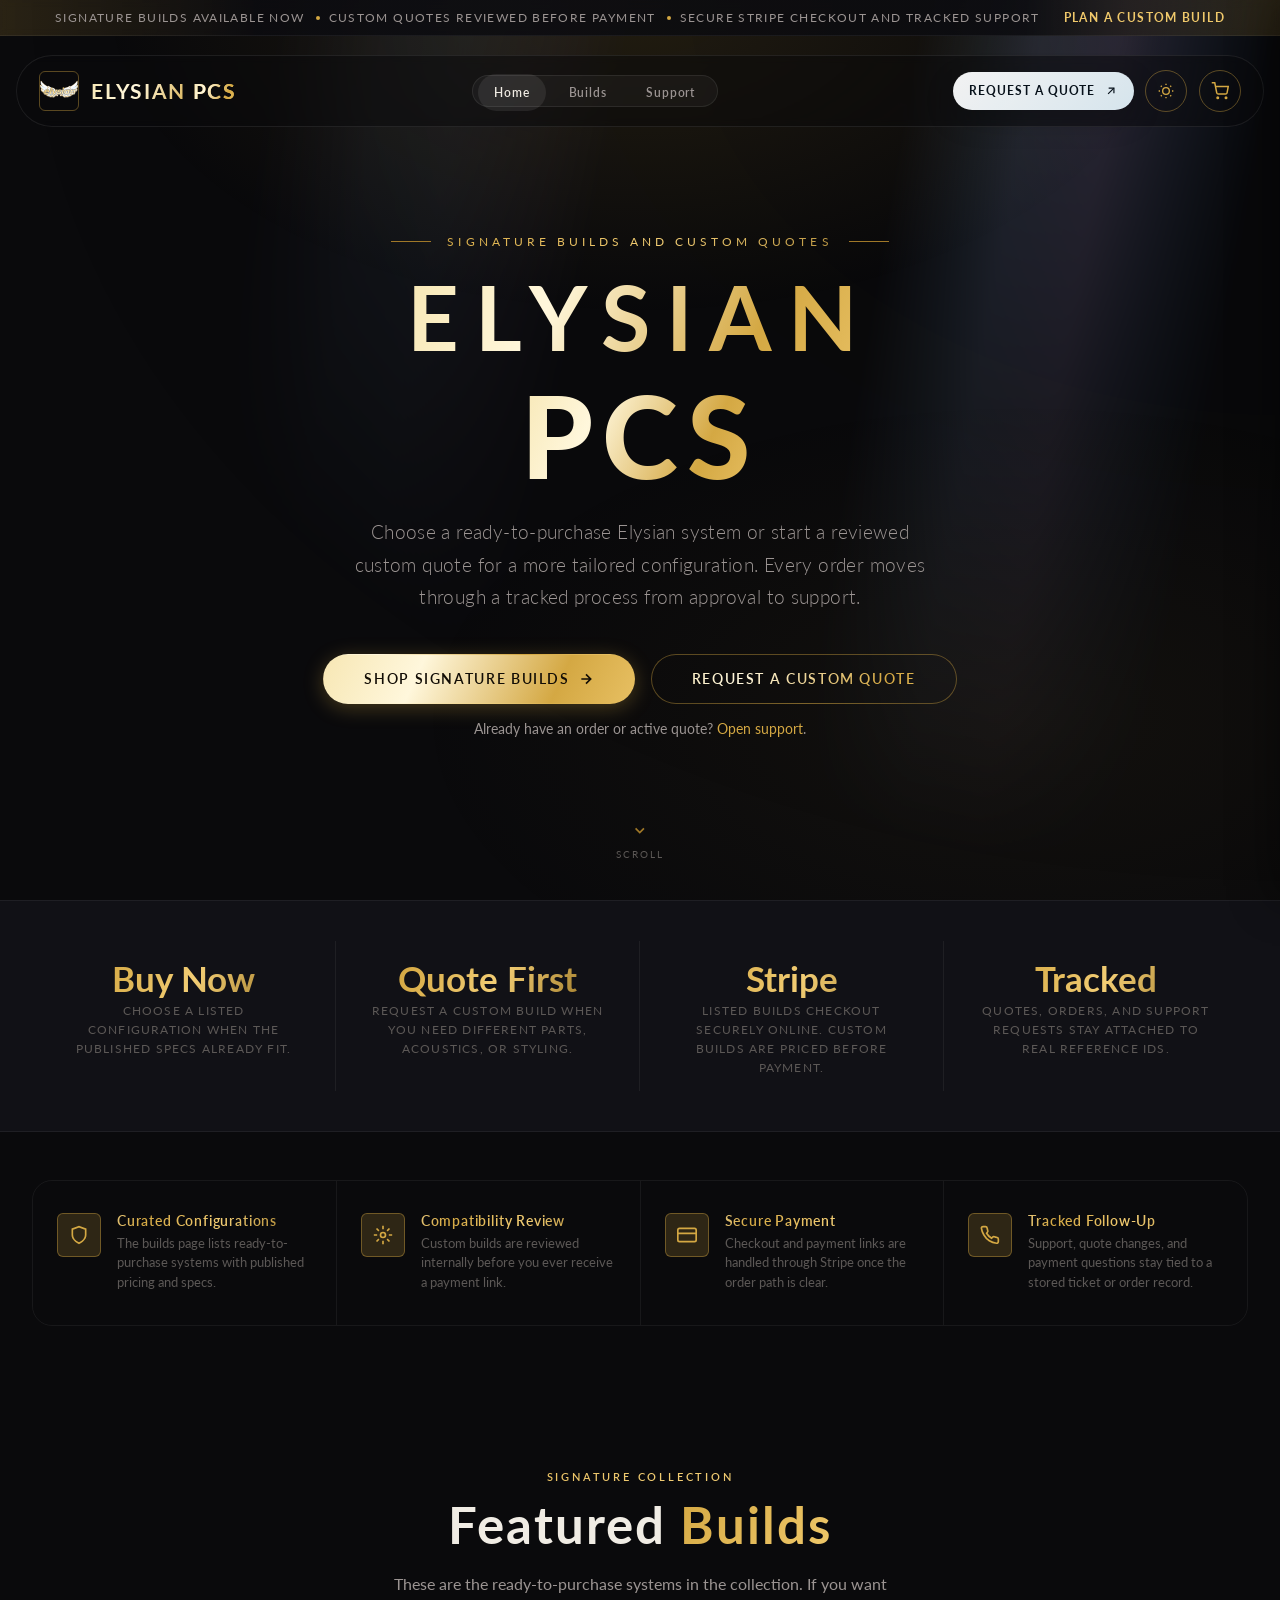
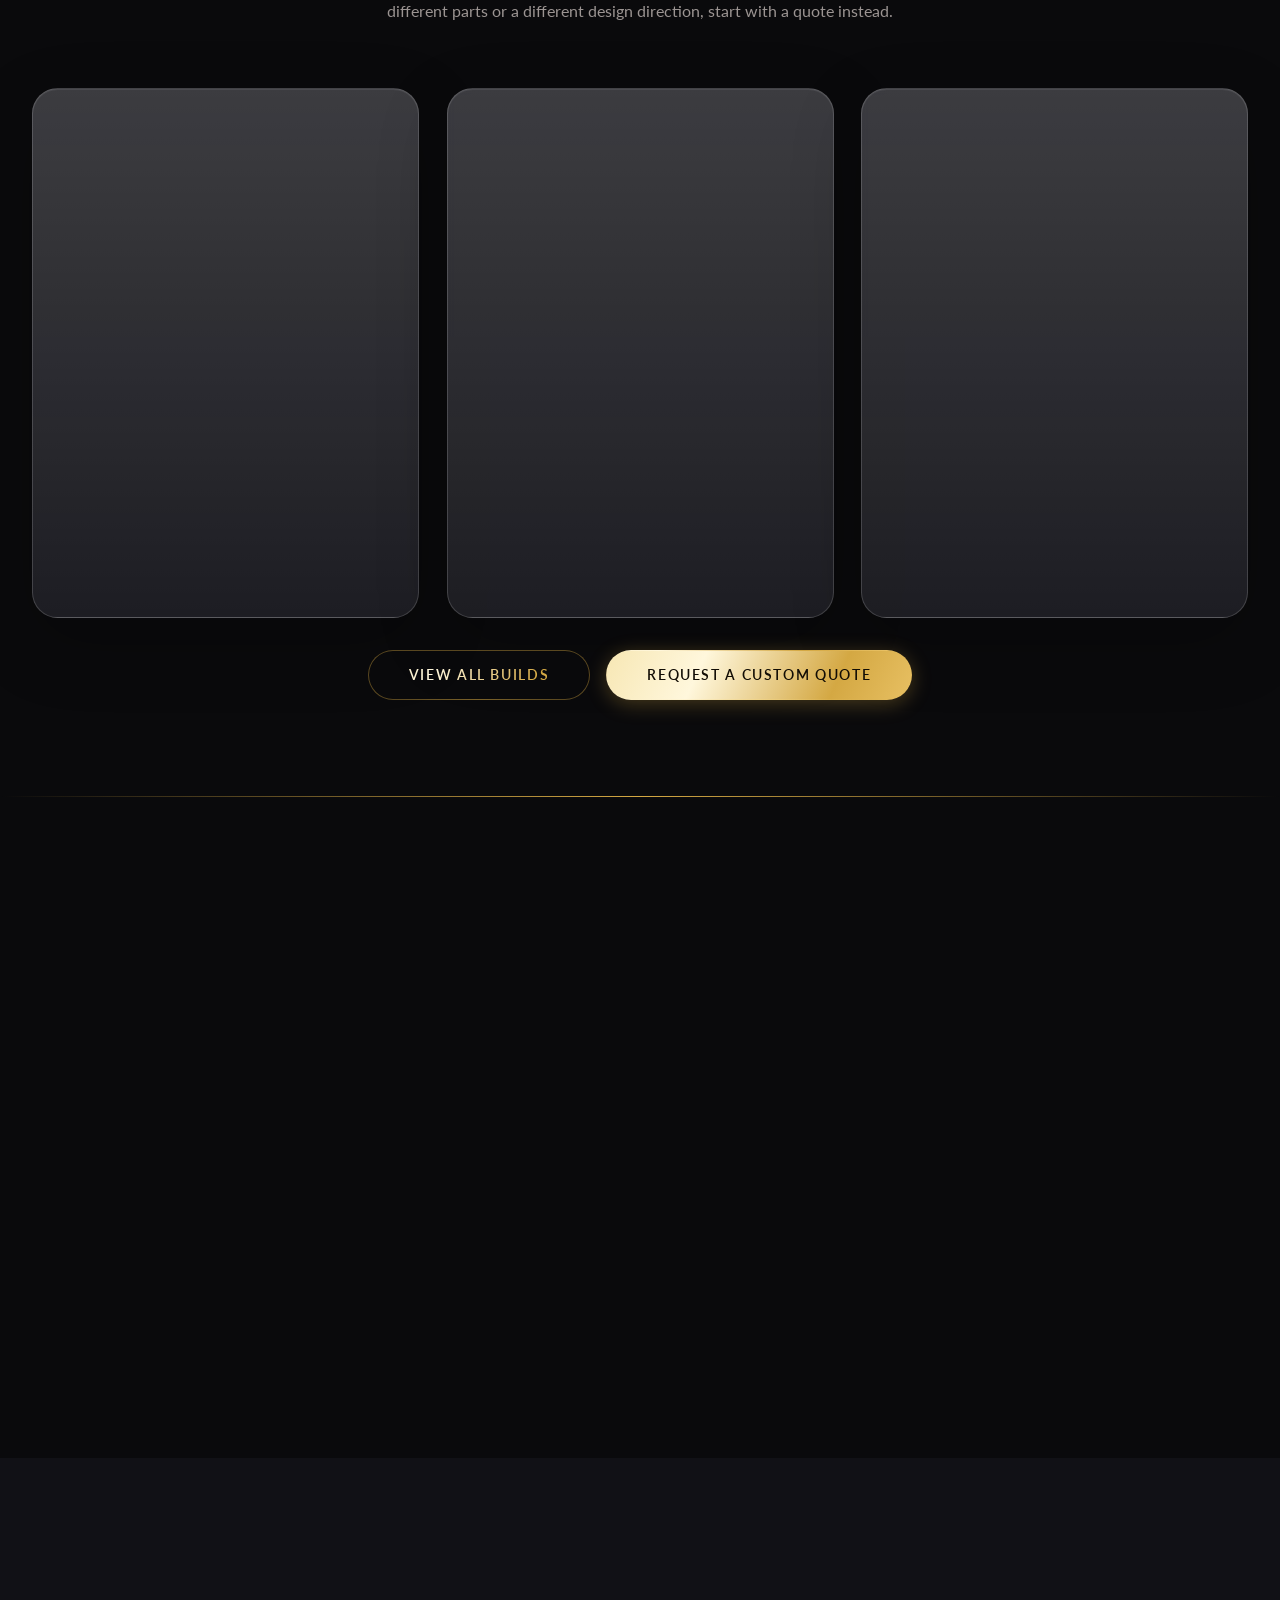
<file: files/index.html>
<!DOCTYPE html>
<html lang="en" data-theme="dark">
<head>
  <meta charset="UTF-8">
  <meta name="viewport" content="width=device-width, initial-scale=1.0">
  <meta name="description" content="Elysian PCs - premium custom computers with clear buy-now and quote-first paths, secure checkout, and tracked support.">
  <title>Elysian PCs - Premium Custom Computers</title>

  <!-- Fonts -->
  <link rel="preconnect" href="https://fonts.googleapis.com">
  <link rel="preconnect" href="https://fonts.gstatic.com" crossorigin>
  <link href="https://fonts.googleapis.com/css2?family=Lato:wght@400;700;900&display=swap" rel="stylesheet">

  <!-- Animate.css -->
  <link rel="stylesheet" href="https://cdnjs.cloudflare.com/ajax/libs/animate.css/4.1.1/animate.min.css">

  <!-- Styles -->
  <link rel="stylesheet" href="style.css">

  <style>
    /* ── Index-Specific Styles ── */
    .hero { padding-top: 72px; }
    .hero-title-wave {
      display: inline-flex;
      flex-direction: column;
      align-items: center;
      gap: 0.15em;
    }
    .hero-title-wave .hero-title-top,
    .hero-title-wave .hero-title-main {
      display: block;
      background: linear-gradient(115deg, #f7e7b4 0%, #fff7dc 14%, #d4a843 34%, #f2cd74 52%, #8d6818 74%, #fff0c4 100%);
      background-size: 220% 220%;
      -webkit-background-clip: text;
      -webkit-text-fill-color: transparent;
      background-clip: text;
      filter: drop-shadow(0 0 18px rgba(212, 168, 67, 0.18));
      animation: heroWaveGold var(--hero-wave-speed) ease-in-out infinite;
    }
    .hero-title-wave .hero-title-top {
      font-size: clamp(2.7rem, 7vw, 6rem);
      font-weight: 700;
      letter-spacing: 0.18em;
      text-transform: uppercase;
    }
    .hero-title-wave .hero-title-main {
      font-size: clamp(3.4rem, 9vw, 8rem);
      font-weight: 900;
      letter-spacing: 0.08em;
      text-transform: uppercase;
    }
    .hero-helper {
      margin-top: 1rem;
      font-size: 0.86rem;
      color: var(--text-secondary);
    }
    .hero-helper a {
      color: var(--gold-pure);
      text-decoration: none;
    }
    @keyframes heroWaveGold {
      0% { background-position: 0% 50%; }
      50% { background-position: 100% 50%; }
      100% { background-position: 0% 50%; }
    }

    /* Feature Strip */
    .feature-strip {
      display: flex;
      gap: 0;
    }
    .feature-item {
      flex: 1;
      padding: 2rem 1.5rem;
      border-right: 1px solid var(--border-subtle);
      display: flex;
      align-items: flex-start;
      gap: 1rem;
      transition: background var(--transition);
    }
    .feature-item:last-child { border-right: none; }
    .feature-item:hover { background: var(--bg-card); }
    .feature-icon {
      width: 44px; height: 44px;
      border-radius: var(--radius-sm);
      background: var(--gold-glow);
      border: 1px solid var(--border-gold);
      display: flex; align-items: center; justify-content: center;
      color: var(--gold-pure);
      flex-shrink: 0;
      font-size: 1.1rem;
    }
    .feature-title {
      font-family: var(--font-display);
      font-size: 0.85rem;
      font-weight: 600;
      letter-spacing: 0.06em;
      margin-bottom: 0.3rem;
    }
    .feature-text {
      font-size: 0.82rem;
      color: var(--text-muted);
      line-height: 1.5;
    }

    /* Featured Builds Preview */
    .builds-preview .pc-card {
      max-width: 100%;
      position: relative;
      overflow: hidden;
      border-radius: 1.6rem;
      background:
        linear-gradient(180deg, rgba(255,255,255,0.18), rgba(255,255,255,0.05)),
        var(--bg-glass);
      border: 1px solid rgba(255,255,255,0.16);
      box-shadow:
        0 24px 70px rgba(0,0,0,0.22),
        inset 0 1px 0 rgba(255,255,255,0.08);
      backdrop-filter: blur(var(--surface-blur));
      -webkit-backdrop-filter: blur(var(--surface-blur));
    }
    [data-theme="light"] .builds-preview .pc-card {
      background:
        linear-gradient(180deg, rgba(255,255,255,0.92), rgba(255,255,255,0.7)),
        rgba(255,255,255,0.74);
      border-color: rgba(122, 90, 18, 0.16);
      box-shadow:
        0 18px 52px rgba(148, 116, 38, 0.12),
        inset 0 1px 0 rgba(255,255,255,0.6);
    }
    .builds-preview .pc-card::before {
      content: '';
      position: absolute;
      inset: 0;
      background: linear-gradient(135deg, rgba(255,255,255,0.12), transparent 35%, rgba(212,168,67,0.08) 100%);
      pointer-events: none;
    }
    .builds-preview .pc-card-media {
      position: relative;
      padding: 0.9rem 0.9rem 0;
    }
    .builds-preview .pc-card-visual {
      width: 100%;
      aspect-ratio: 16 / 9;
      border-radius: 1.2rem;
      overflow: hidden;
      display: flex;
      align-items: center;
      justify-content: center;
      border: 1px solid rgba(255,255,255,0.08);
      background:
        radial-gradient(circle at top, rgba(212,168,67,0.22), transparent 55%),
        linear-gradient(135deg,#171720,#0d0d14);
      contain: layout paint;
    }
    [data-theme="light"] .builds-preview .pc-card-visual {
      border-color: rgba(122, 90, 18, 0.14);
      background:
        radial-gradient(circle at top, rgba(212,168,67,0.18), transparent 55%),
        linear-gradient(135deg,#fcf5e7,#efe3c4);
    }
    .builds-preview .pc-card-tags {
      position: absolute;
      left: 1.45rem;
      bottom: 0.95rem;
      z-index: 11;
      display: flex;
      flex-wrap: wrap;
      gap: 0.45rem;
      max-width: calc(100% - 3rem);
    }
    .builds-preview .pc-card-tag {
      display: inline-flex;
      align-items: center;
      justify-content: center;
      padding: 0.34rem 0.72rem;
      border-radius: 999px;
      border: 1px solid rgba(255,255,255,0.12);
      background: rgba(12, 10, 16, 0.45);
      color: #fff8ea;
      font-size: 0.7rem;
      line-height: 1;
      backdrop-filter: blur(var(--surface-blur-soft));
    }
    [data-theme="light"] .builds-preview .pc-card-tag {
      background: rgba(255,255,255,0.7);
      color: #5d430f;
      border-color: rgba(122, 90, 18, 0.12);
    }
    html[data-effects="medium"] .hero-title-wave .hero-title-top,
    html[data-effects="medium"] .hero-title-wave .hero-title-main {
      filter: drop-shadow(0 0 12px rgba(212, 168, 67, 0.14));
    }
    html[data-effects="low"] .hero-title-wave .hero-title-top,
    html[data-effects="low"] .hero-title-wave .hero-title-main {
      filter: none;
    }
    .builds-preview .pc-card .card-body {
      position: relative;
      z-index: 2;
      padding: 1.35rem;
      display: flex;
      flex-direction: column;
      gap: 0.95rem;
    }
    .builds-preview .pc-card-topline {
      display: flex;
      gap: 1rem;
      justify-content: space-between;
      align-items: flex-start;
    }
    .builds-preview .pc-card-summary {
      margin: 0.45rem 0 0;
      font-size: 0.93rem;
      line-height: 1.55;
      color: var(--text-secondary);
      display: -webkit-box;
      -webkit-line-clamp: 2;
      -webkit-box-orient: vertical;
      overflow: hidden;
    }
    .builds-preview .pc-card-meta {
      display: flex;
      flex-wrap: wrap;
      align-items: center;
      gap: 0.55rem;
      padding-top: 0.1rem;
      font-size: 0.74rem;
      color: var(--text-muted);
      letter-spacing: 0.05em;
      text-transform: uppercase;
    }
    .builds-preview .pc-card-category {
      font-weight: 700;
      color: var(--text-primary);
    }
    .builds-preview .pc-card-meta-dot {
      width: 4px;
      height: 4px;
      border-radius: 50%;
      background: rgba(212,168,67,0.7);
    }
    .builds-preview .pc-card-specs {
      list-style: none;
      margin: 0;
      display: grid;
      gap: 0.55rem;
    }
    .builds-preview .pc-card-specs li {
      margin: 0;
      padding: 0;
      display: flex;
      align-items: center;
      gap: 0.6rem;
      font-size: 0.84rem;
      color: var(--text-secondary);
    }
    .builds-preview .pc-card-specs li::before {
      content: '';
      width: 0.48rem;
      height: 0.48rem;
      border-radius: 999px;
      background: radial-gradient(circle at 30% 30%, #fff3cf 0%, var(--gold-pure) 65%, #8b6508 100%);
      box-shadow: 0 0 14px rgba(212,168,67,0.35);
      flex-shrink: 0;
    }
    .builds-preview .pc-card-actions {
      display: flex;
      gap: 0.7rem;
      margin-top: 0.15rem;
    }
    .builds-preview .pc-card-actions .btn {
      flex: 1;
      justify-content: center;
    }

    /* Assurance cards */
    .assurance-card {
      background: var(--bg-card);
      border: 1px solid var(--border-subtle);
      border-radius: var(--radius-lg);
      padding: 2rem;
      transition: all var(--transition);
    }
    .assurance-card:hover { border-color: var(--border-gold); transform: translateY(-4px); }
    .assurance-title {
      font-family: var(--font-display);
      font-size: 1rem;
      margin-bottom: 0.7rem;
      letter-spacing: 0.05em;
    }
    .assurance-text {
      font-size: 0.93rem;
      color: var(--text-secondary);
      line-height: 1.7;
      margin: 0;
    }

    /* CTA Banner */
    .cta-banner {
      background: linear-gradient(135deg, var(--bg-card) 0%, var(--bg-secondary) 100%);
      border: 1px solid var(--border-gold);
      border-radius: var(--radius-xl);
      padding: 5rem 4rem;
      text-align: center;
      position: relative;
      overflow: hidden;
    }
    .cta-banner::before {
      content: '';
      position: absolute;
      inset: 0;
      background: radial-gradient(ellipse 70% 60% at 50% 0%, var(--gold-glow) 0%, transparent 70%);
      pointer-events: none;
    }
    .cta-banner h2 { font-size: clamp(1.8rem, 4vw, 3rem); margin-bottom: 1rem; }
    .cta-banner p { color: var(--text-secondary); max-width: 500px; margin: 0 auto 2rem; }

    /* Process Steps */
    .process-step {
      display: flex;
      gap: 1.5rem;
      align-items: flex-start;
      padding: 2rem;
      background: var(--bg-card);
      border-radius: var(--radius-lg);
      border: 1px solid var(--border-subtle);
      transition: all var(--transition);
    }
    .process-step:hover { border-color: var(--border-gold); }
    .step-number {
      font-family: var(--font-display);
      font-size: 2.5rem;
      font-weight: 900;
      color: var(--gold-dim);
      line-height: 1;
      flex-shrink: 0;
      width: 2.5rem;
      opacity: 0.6;
    }
    .step-title {
      font-family: var(--font-display);
      font-size: 1rem;
      margin-bottom: 0.5rem;
    }
    .step-text { font-size: 0.87rem; color: var(--text-secondary); line-height: 1.6; }
    @media (max-width: 640px) {
      .builds-preview .pc-card-topline {
        flex-direction: column;
      }
      .builds-preview .pc-card-actions {
        flex-direction: column;
      }
    }
  </style>
</head>
<body>

<!-- Injected Partials (nav, loader, cart, particles) -->
<div id="nav-slot"></div>

<div class="page-wrapper">

  <!-- ════════════════════════════════════
       HERO
       ════════════════════════════════════ -->
  <section class="hero">
    <div class="hero-bg-gradient"></div>
    <div class="hero-content animate__animated animate__fadeIn">
      <div class="hero-eyebrow">Signature Builds and Custom Quotes</div>
      <h1 class="hero-title hero-title-wave">
        <span class="hero-title-top">Elysian</span>
        <span class="hero-title-main">PCs</span>
      </h1>
      <p class="hero-subtitle">
        Choose a ready-to-purchase Elysian system or start a reviewed custom quote for a more tailored configuration. Every order moves through a tracked process from approval to support.
      </p>
      <div class="hero-actions">
        <a href="builds.html" class="btn btn-primary btn-lg animate__animated animate__slideInUp animate__delay-1s">
          Shop Signature Builds
          <svg width="16" height="16" viewBox="0 0 24 24" fill="none" stroke="currentColor" stroke-width="2.5"><path d="M5 12h14M12 5l7 7-7 7"/></svg>
        </a>
        <a href="request-quote.html" class="btn btn-outline btn-lg animate__animated animate__slideInUp animate__delay-1s">
          Request a Custom Quote
        </a>
      </div>
      <div class="hero-helper">Already have an order or active quote? <a href="support.html">Open support</a>.</div>
    </div>
    <div class="scroll-indicator">
      <svg width="20" height="20" viewBox="0 0 24 24" fill="none" stroke="currentColor" stroke-width="2">
        <path d="M7 10l5 5 5-5"/>
      </svg>
      Scroll
    </div>
  </section>

  <!-- ════════════════════════════════════
       STATS BAR
       ════════════════════════════════════ -->
  <div class="stats-bar reveal">
    <div class="container">
      <div class="stats-grid">
        <div class="stat-item">
          <span class="stat-number">Buy Now</span>
          <span class="stat-label">Choose a listed configuration when the published specs already fit.</span>
        </div>
        <div class="stat-item">
          <span class="stat-number">Quote First</span>
          <span class="stat-label">Request a custom build when you need different parts, acoustics, or styling.</span>
        </div>
        <div class="stat-item">
          <span class="stat-number">Stripe</span>
          <span class="stat-label">Listed builds checkout securely online. Custom builds are priced before payment.</span>
        </div>
        <div class="stat-item">
          <span class="stat-number">Tracked</span>
          <span class="stat-label">Quotes, orders, and support requests stay attached to real reference IDs.</span>
        </div>
      </div>
    </div>
  </div>

  <!-- ════════════════════════════════════
       FEATURE STRIP
       ════════════════════════════════════ -->
  <div class="container reveal" style="margin: 3rem auto;">
    <div class="feature-strip" style="border:1px solid var(--border-subtle); border-radius: var(--radius-lg); overflow:hidden;">
      <div class="feature-item">
        <div class="feature-icon">
          <svg width="20" height="20" viewBox="0 0 24 24" fill="none" stroke="currentColor" stroke-width="2"><path d="M12 22s8-4 8-10V5l-8-3-8 3v7c0 6 8 10 8 10z"/></svg>
        </div>
        <div>
          <div class="feature-title">Curated Configurations</div>
          <div class="feature-text">The builds page lists ready-to-purchase systems with published pricing and specs.</div>
        </div>
      </div>
      <div class="feature-item">
        <div class="feature-icon">
          <svg width="20" height="20" viewBox="0 0 24 24" fill="none" stroke="currentColor" stroke-width="2"><circle cx="12" cy="12" r="3"/><path d="M12 1v4M12 19v4M4.22 4.22l2.83 2.83M16.95 16.95l2.83 2.83M1 12h4M19 12h4M4.22 19.78l2.83-2.83M16.95 7.05l2.83-2.83"/></svg>
        </div>
        <div>
          <div class="feature-title">Compatibility Review</div>
          <div class="feature-text">Custom builds are reviewed internally before you ever receive a payment link.</div>
        </div>
      </div>
      <div class="feature-item">
        <div class="feature-icon">
          <svg width="20" height="20" viewBox="0 0 24 24" fill="none" stroke="currentColor" stroke-width="2"><rect x="1" y="4" width="22" height="16" rx="2" ry="2"/><line x1="1" y1="10" x2="23" y2="10"/></svg>
        </div>
        <div>
          <div class="feature-title">Secure Payment</div>
          <div class="feature-text">Checkout and payment links are handled through Stripe once the order path is clear.</div>
        </div>
      </div>
      <div class="feature-item">
        <div class="feature-icon">
          <svg width="20" height="20" viewBox="0 0 24 24" fill="none" stroke="currentColor" stroke-width="2"><path d="M22 16.92v3a2 2 0 0 1-2.18 2 19.79 19.79 0 0 1-8.63-3.07A19.5 19.5 0 0 1 4.69 12 19.79 19.79 0 0 1 1.61 3.56 2 2 0 0 1 3.58 2h3a2 2 0 0 1 2 1.72c.127.96.361 1.903.7 2.81a2 2 0 0 1-.45 2.11L7.91 9.91a16 16 0 0 0 6 6l1.27-1.27a2 2 0 0 1 2.11-.45c.907.339 1.85.573 2.81.7A2 2 0 0 1 22 16.92z"/></svg>
        </div>
        <div>
          <div class="feature-title">Tracked Follow-Up</div>
          <div class="feature-text">Support, quote changes, and payment questions stay tied to a stored ticket or order record.</div>
        </div>
      </div>
    </div>
  </div>

  <!-- ════════════════════════════════════
       FEATURED BUILDS
       ════════════════════════════════════ -->
  <section class="section builds-preview">
    <div class="container">
      <div class="section-header reveal">
        <span class="section-eyebrow">Signature Collection</span>
        <h2 class="section-title">Featured <span class="text-gold">Builds</span></h2>
        <p class="section-subtitle">These are the ready-to-purchase systems in the collection. If you want different parts or a different design direction, start with a quote instead.</p>
      </div>

      <div class="grid-3" id="featured-builds-grid">
        <!-- Placeholder cards until KV data loads -->
        <div class="card pc-card reveal delay-1">
          <div class="pc-card-media">
            <div class="pc-card-visual">
              <svg width="64" height="64" viewBox="0 0 24 24" fill="none" stroke="rgba(212,168,67,0.2)" stroke-width="1"><rect x="2" y="3" width="20" height="14" rx="2"/><line x1="8" y1="21" x2="16" y2="21"/><line x1="12" y1="17" x2="12" y2="21"/></svg>
            </div>
            <div class="pc-card-tags">
              <span class="pc-card-tag">4K</span>
              <span class="pc-card-tag">Workstation</span>
              <span class="pc-card-tag">Flagship</span>
            </div>
          </div>
          <div class="pc-card-badge">Elite</div>
          <div class="card-body">
            <div class="pc-card-topline">
              <div>
                <div class="pc-card-title">Elysian Sovereign X</div>
                <p class="pc-card-summary">Intel Core i9-14900KS | RTX 4090 24GB | 64GB DDR5-6400</p>
              </div>
              <div class="pc-card-price">$6,499</div>
            </div>
            <div class="pc-card-meta">
              <span class="pc-card-category">Workstation</span>
              <span class="pc-card-meta-dot"></span>
              <span>Content Creation</span>
            </div>
            <ul class="pc-card-specs">
              <li><strong>CPU:</strong> Intel Core i9-14900KS</li>
              <li><strong>GPU:</strong> NVIDIA RTX 4090 24GB</li>
              <li><strong>RAM:</strong> 64GB DDR5-6400</li>
              <li><strong>Storage:</strong> 4TB NVMe Gen5 SSD</li>
            </ul>
            <div class="pc-card-actions">
              <a href="builds.html" class="btn btn-outline btn-full">View Build</a>
              <button class="btn btn-primary btn-full" onclick="Cart.add({id:'sovereign-x',name:'Elysian Sovereign X',price:6499})">
                Add to Cart
              </button>
            </div>
          </div>
        </div>

        <div class="card pc-card reveal delay-2">
          <div class="pc-card-media">
            <div class="pc-card-visual">
              <svg width="64" height="64" viewBox="0 0 24 24" fill="none" stroke="rgba(212,168,67,0.2)" stroke-width="1"><rect x="2" y="3" width="20" height="14" rx="2"/><line x1="8" y1="21" x2="16" y2="21"/><line x1="12" y1="17" x2="12" y2="21"/></svg>
            </div>
            <div class="pc-card-tags">
              <span class="pc-card-tag">1440P</span>
              <span class="pc-card-tag">Gaming</span>
              <span class="pc-card-tag">Best Seller</span>
            </div>
          </div>
          <div class="pc-card-badge">Recommended</div>
          <div class="card-body">
            <div class="pc-card-topline">
              <div>
                <div class="pc-card-title">Elysian Apex Pro</div>
                <p class="pc-card-summary">Ryzen 9 7950X3D | RTX 4080 Super | 32GB DDR5-5600</p>
              </div>
              <div class="pc-card-price">$4,299</div>
            </div>
            <div class="pc-card-meta">
              <span class="pc-card-category">Gaming</span>
              <span class="pc-card-meta-dot"></span>
              <span>High Refresh</span>
            </div>
            <ul class="pc-card-specs">
              <li><strong>CPU:</strong> AMD Ryzen 9 7950X3D</li>
              <li><strong>GPU:</strong> NVIDIA RTX 4080 Super</li>
              <li><strong>RAM:</strong> 32GB DDR5-5600</li>
              <li><strong>Storage:</strong> 2TB NVMe Gen4 SSD</li>
            </ul>
            <div class="pc-card-actions">
              <a href="builds.html" class="btn btn-outline btn-full">View Build</a>
              <button class="btn btn-primary btn-full" onclick="Cart.add({id:'apex-pro',name:'Elysian Apex Pro',price:4299})">
                Add to Cart
              </button>
            </div>
          </div>
        </div>

        <div class="card pc-card reveal delay-3">
          <div class="pc-card-media">
            <div class="pc-card-visual">
              <svg width="64" height="64" viewBox="0 0 24 24" fill="none" stroke="rgba(212,168,67,0.2)" stroke-width="1"><rect x="2" y="3" width="20" height="14" rx="2"/><line x1="8" y1="21" x2="16" y2="21"/><line x1="12" y1="17" x2="12" y2="21"/></svg>
            </div>
            <div class="pc-card-tags">
              <span class="pc-card-tag">Entry Level</span>
              <span class="pc-card-tag">1440P</span>
              <span class="pc-card-tag">Value</span>
            </div>
          </div>
          <div class="card-body">
            <div class="pc-card-topline">
              <div>
                <div class="pc-card-title">Elysian Origin</div>
                <p class="pc-card-summary">Intel Core i7-14700K | RTX 4070 Ti Super | 32GB DDR5-5200</p>
              </div>
              <div class="pc-card-price">$2,899</div>
            </div>
            <div class="pc-card-meta">
              <span class="pc-card-category">Entry</span>
              <span class="pc-card-meta-dot"></span>
              <span>Starter</span>
            </div>
            <ul class="pc-card-specs">
              <li><strong>CPU:</strong> Intel Core i7-14700K</li>
              <li><strong>GPU:</strong> NVIDIA RTX 4070 Ti Super</li>
              <li><strong>RAM:</strong> 32GB DDR5-5200</li>
              <li><strong>Storage:</strong> 1TB NVMe Gen4 SSD</li>
            </ul>
            <div class="pc-card-actions">
              <a href="builds.html" class="btn btn-outline btn-full">View Build</a>
              <button class="btn btn-primary btn-full" onclick="Cart.add({id:'origin',name:'Elysian Origin',price:2899})">
                Add to Cart
              </button>
            </div>
          </div>
        </div>
      </div>

      <div class="text-center mt-4 reveal">
        <div class="hero-actions" style="justify-content:center;">
          <a href="builds.html" class="btn btn-outline btn-lg">View All Builds</a>
          <a href="request-quote.html" class="btn btn-primary btn-lg">Request a Custom Quote</a>
        </div>
      </div>
    </div>
  </section>

  <div class="gold-divider container reveal"></div>

  <!-- ════════════════════════════════════
       PROCESS
       ════════════════════════════════════ -->
  <section class="section">
    <div class="container">
      <div class="section-header reveal">
        <span class="section-eyebrow">How It Works</span>
        <h2 class="section-title">The Elysian <span class="text-gold">Process</span></h2>
      </div>
      <div class="grid-2" style="gap:1.5rem;">
        <div class="process-step reveal delay-1">
          <div class="step-number">01</div>
          <div>
            <div class="step-title">Choose the right path</div>
            <div class="step-text">Use the builds page when a listed configuration already fits, or request a custom quote when the system needs to be refined around your workload and preferences.</div>
          </div>
        </div>
        <div class="process-step reveal delay-2">
          <div class="step-number">02</div>
          <div>
            <div class="step-title">Review or checkout</div>
            <div class="step-text">Listed builds can move through secure Stripe checkout immediately. Custom builds are reviewed, priced, and approved before payment is requested.</div>
          </div>
        </div>
        <div class="process-step reveal delay-3">
          <div class="step-number">03</div>
          <div>
            <div class="step-title">Confirm the build</div>
            <div class="step-text">The final configuration, order record, and payment status stay linked so the work can be tracked cleanly from approval through fulfillment.</div>
          </div>
        </div>
        <div class="process-step reveal delay-4">
          <div class="step-number">04</div>
          <div>
            <div class="step-title">Stay supported</div>
            <div class="step-text">Questions after approval or payment go into a tracked support workflow with ticket IDs, linked references, and stored history.</div>
          </div>
        </div>
      </div>
    </div>
  </section>

  <!-- ════════════════════════════════════
       TESTIMONIALS
       ════════════════════════════════════ -->
  <section class="section" style="background: var(--bg-secondary);">
    <div class="container">
      <div class="section-header reveal">
        <span class="section-eyebrow">Purchase With Clarity</span>
        <h2 class="section-title">Know <span class="text-gold">What Happens</span> Next</h2>
      </div>
      <div class="grid-3">
        <div class="assurance-card reveal delay-1">
          <div class="assurance-title">Listed builds are for immediate checkout</div>
          <p class="assurance-text">Use the published collection when you want a clearly priced configuration you can add to cart and purchase now.</p>
        </div>
        <div class="assurance-card reveal delay-2">
          <div class="assurance-title">Custom systems begin with review</div>
          <p class="assurance-text">If you need different parts, tighter acoustic goals, or a specific visual direction, the quote path gives you compatibility review before payment.</p>
        </div>
        <div class="assurance-card reveal delay-3">
          <div class="assurance-title">Support stays tied to the work</div>
          <p class="assurance-text">Orders, quotes, and support tickets keep reference IDs so follow-up stays traceable instead of starting over each time.</p>
        </div>
      </div>
    </div>
  </section>

  <!-- ════════════════════════════════════
       CTA BANNER
       ════════════════════════════════════ -->
  <section class="section">
    <div class="container reveal">
      <div class="cta-banner">
        <h2>Ready to Choose <span class="text-gold">Your Path?</span></h2>
        <p>Shop a listed build today or start a custom quote for a reviewed configuration with pricing before payment.</p>
        <div class="hero-actions">
          <a href="builds.html" class="btn btn-primary btn-lg">Shop All Builds</a>
          <a href="request-quote.html" class="btn btn-outline btn-lg">Request a Quote</a>
        </div>
      </div>
    </div>
  </section>

</div><!-- /page-wrapper -->

<!-- Footer -->
<div id="footer-slot"></div>

<!-- Scripts -->
<script src="partials.js"></script>
<script src="main.js"></script>
</body>
</html>
</file>
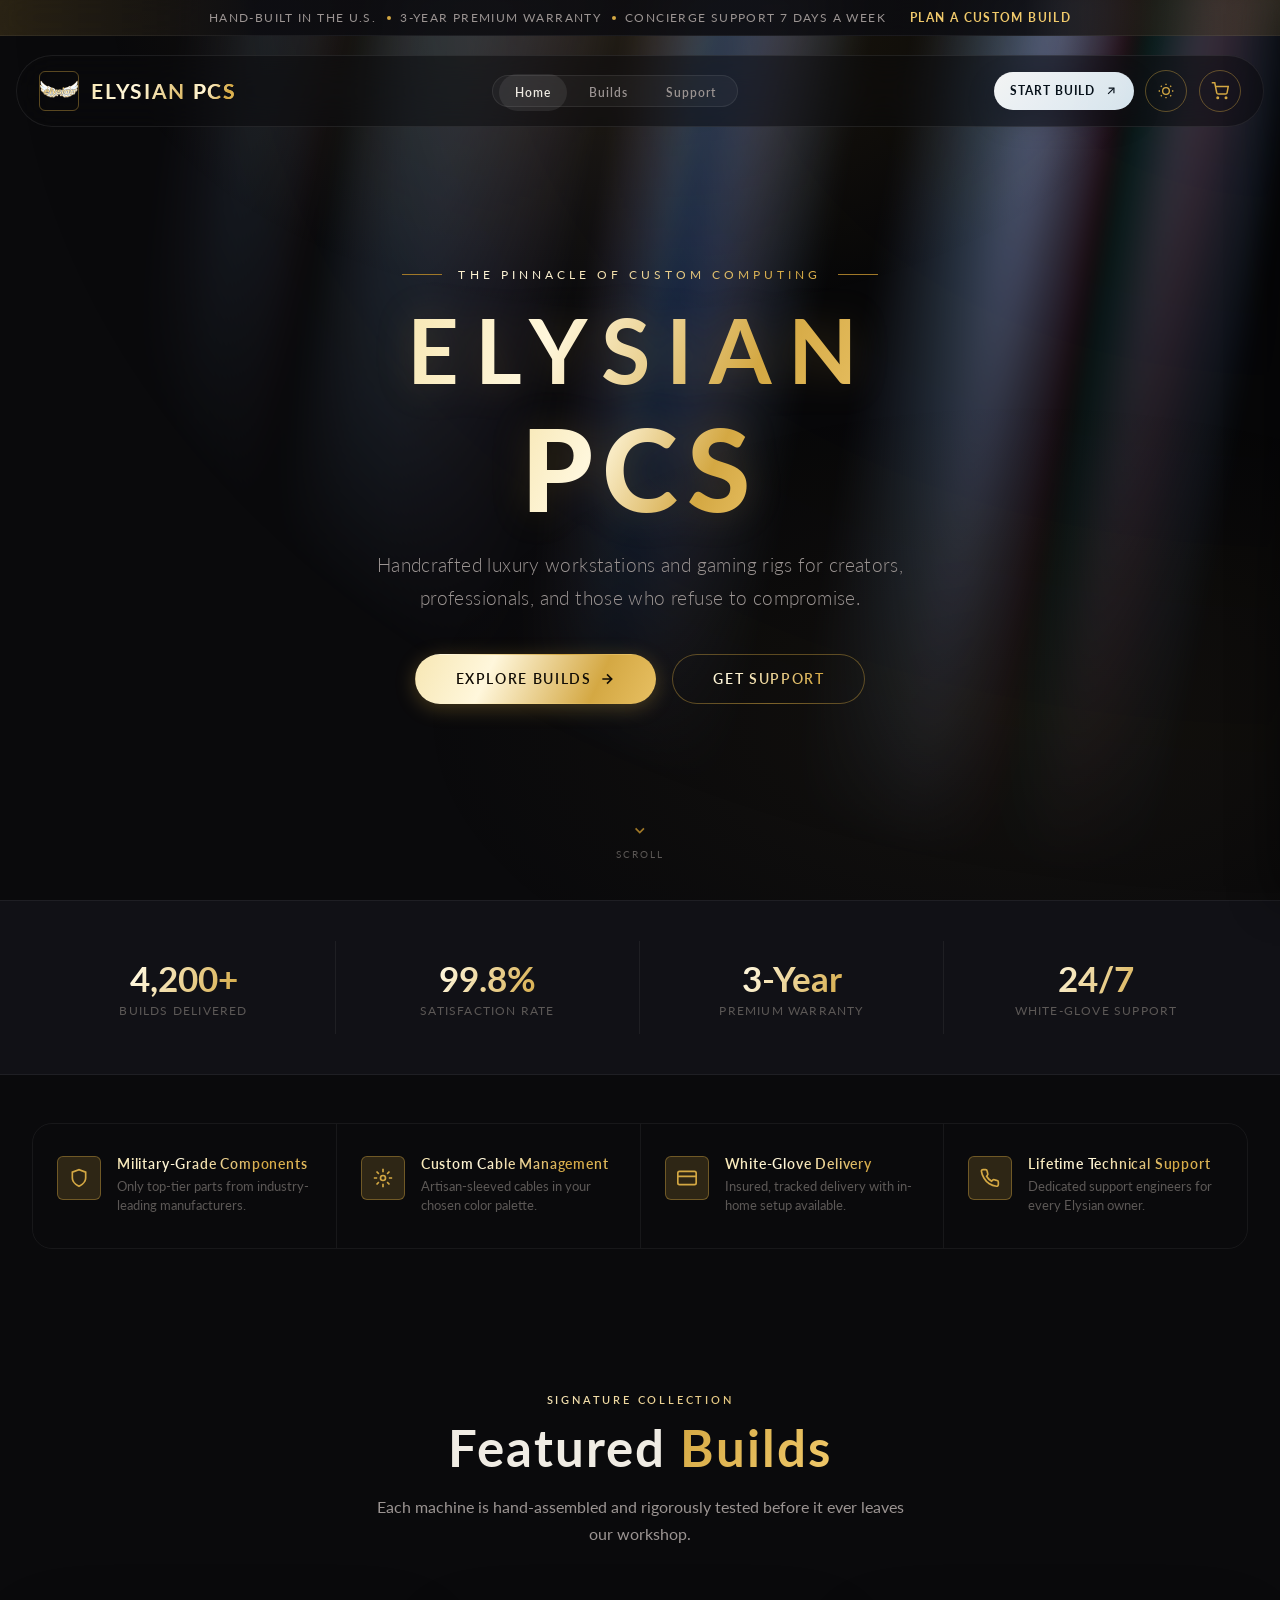
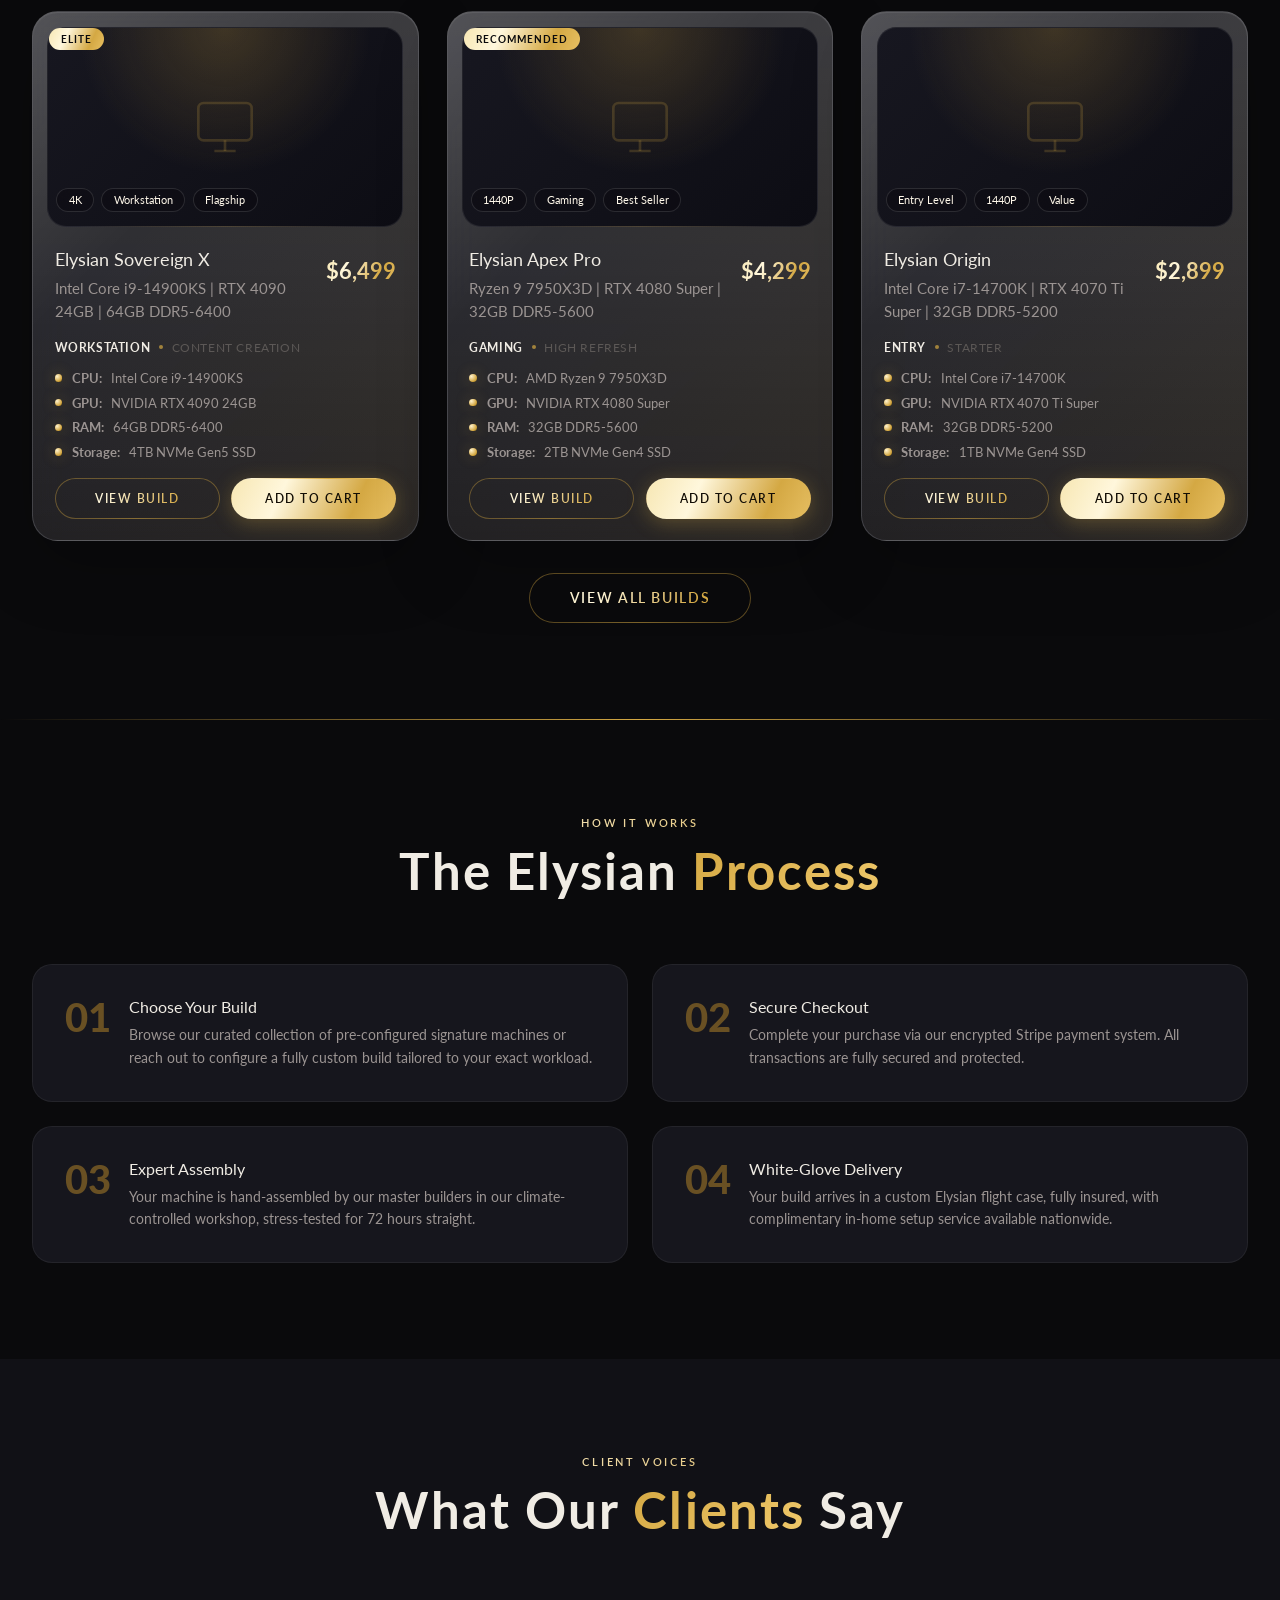
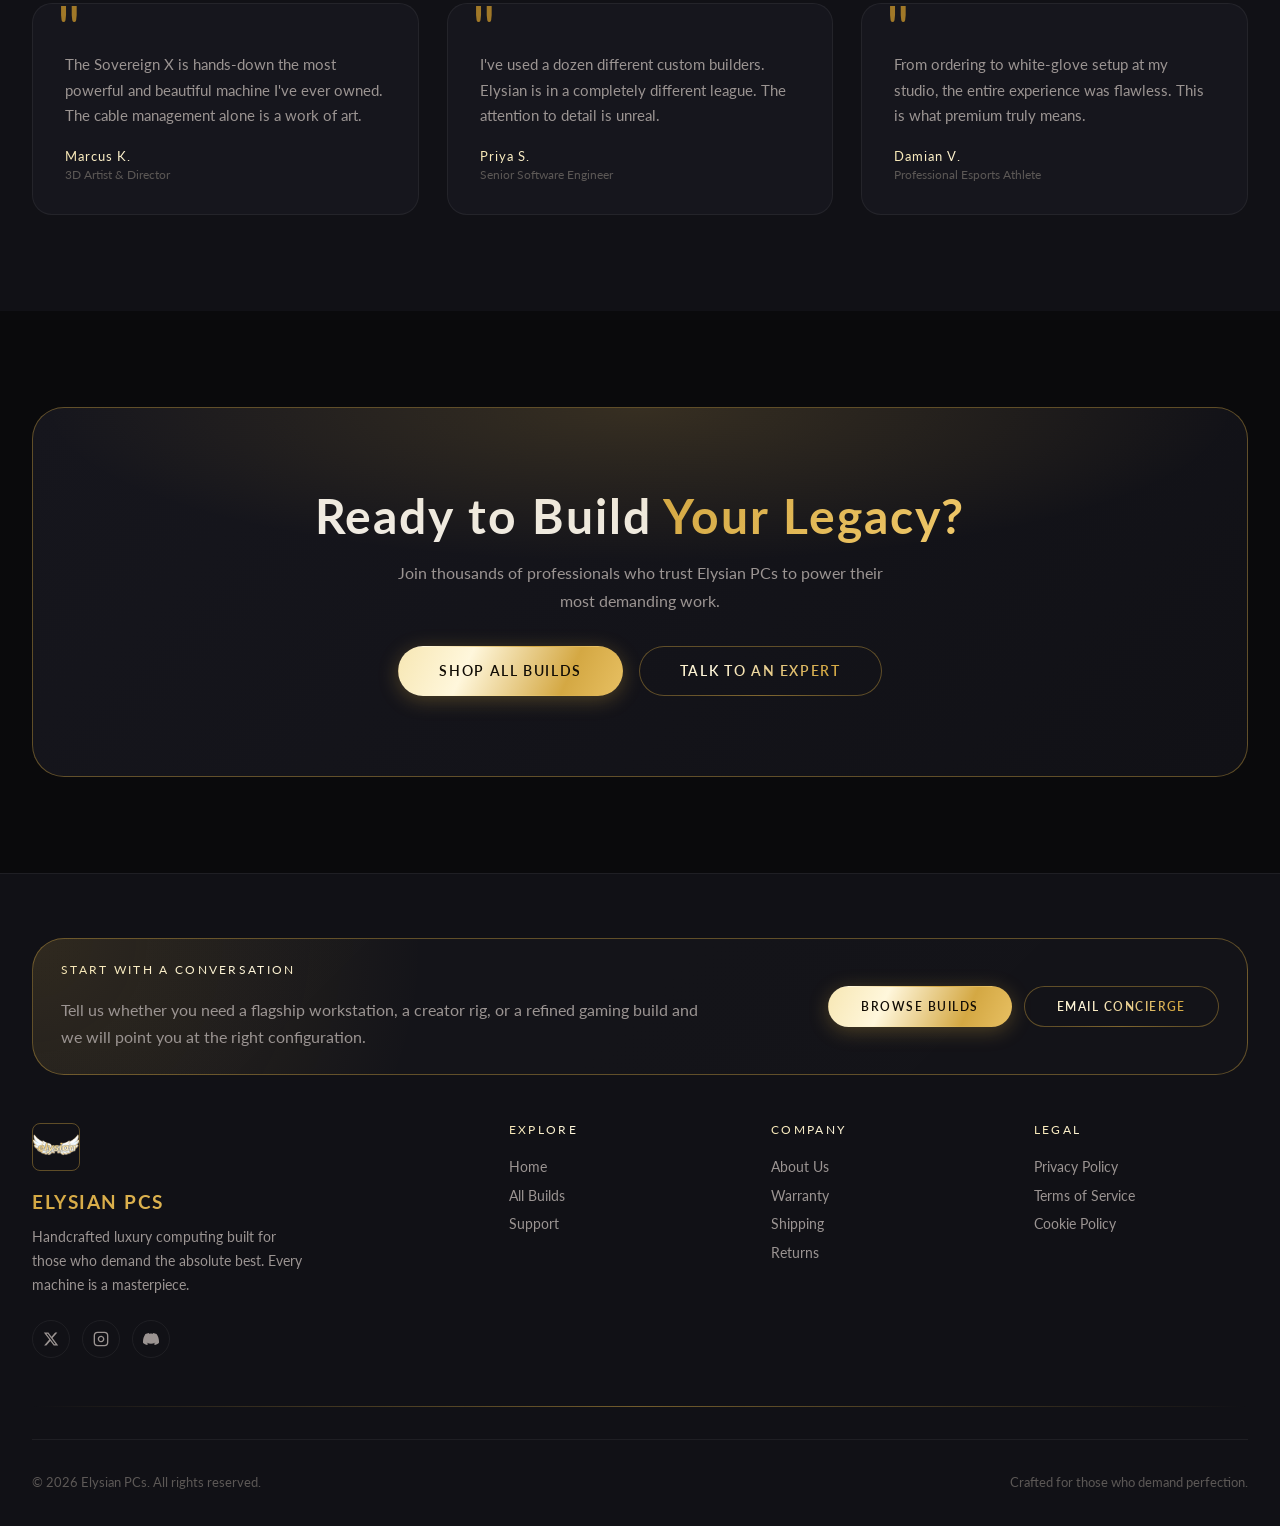
<file: elysian-site/files/index.html>
<!DOCTYPE html>
<html lang="en" data-theme="dark">
<head>
  <meta charset="UTF-8">
  <meta name="viewport" content="width=device-width, initial-scale=1.0">
  <meta name="description" content="Elysian PCs — Luxury custom computers built for those who demand the absolute best.">
  <title>Elysian PCs — Luxury Custom Computers</title>

  <!-- Fonts -->
  <link rel="preconnect" href="https://fonts.googleapis.com">
  <link rel="preconnect" href="https://fonts.gstatic.com" crossorigin>
  <link href="https://fonts.googleapis.com/css2?family=Lato:wght@400;700;900&display=swap" rel="stylesheet">

  <!-- Animate.css -->
  <link rel="stylesheet" href="https://cdnjs.cloudflare.com/ajax/libs/animate.css/4.1.1/animate.min.css">

  <!-- Styles -->
  <link rel="stylesheet" href="style.css">

  <style>
    /* ── Index-Specific Styles ── */
    .hero { padding-top: 72px; }
    .hero-title-wave {
      display: inline-flex;
      flex-direction: column;
      align-items: center;
      gap: 0.15em;
    }
    .hero-title-wave .hero-title-top,
    .hero-title-wave .hero-title-main {
      display: block;
      background: linear-gradient(115deg, #f7e7b4 0%, #fff7dc 14%, #d4a843 34%, #f2cd74 52%, #8d6818 74%, #fff0c4 100%);
      background-size: 220% 220%;
      -webkit-background-clip: text;
      -webkit-text-fill-color: transparent;
      background-clip: text;
      filter: drop-shadow(0 0 18px rgba(212, 168, 67, 0.18));
      animation: heroWaveGold 8s ease-in-out infinite;
    }
    .hero-title-wave .hero-title-top {
      font-size: clamp(2.7rem, 7vw, 6rem);
      font-weight: 700;
      letter-spacing: 0.18em;
      text-transform: uppercase;
    }
    .hero-title-wave .hero-title-main {
      font-size: clamp(3.4rem, 9vw, 8rem);
      font-weight: 900;
      letter-spacing: 0.08em;
      text-transform: uppercase;
    }
    @keyframes heroWaveGold {
      0% { background-position: 0% 50%; }
      50% { background-position: 100% 50%; }
      100% { background-position: 0% 50%; }
    }

    /* Feature Strip */
    .feature-strip {
      display: flex;
      gap: 0;
    }
    .feature-item {
      flex: 1;
      padding: 2rem 1.5rem;
      border-right: 1px solid var(--border-subtle);
      display: flex;
      align-items: flex-start;
      gap: 1rem;
      transition: background var(--transition);
    }
    .feature-item:last-child { border-right: none; }
    .feature-item:hover { background: var(--bg-card); }
    .feature-icon {
      width: 44px; height: 44px;
      border-radius: var(--radius-sm);
      background: var(--gold-glow);
      border: 1px solid var(--border-gold);
      display: flex; align-items: center; justify-content: center;
      color: var(--gold-pure);
      flex-shrink: 0;
      font-size: 1.1rem;
    }
    .feature-title {
      font-family: var(--font-display);
      font-size: 0.85rem;
      font-weight: 600;
      letter-spacing: 0.06em;
      margin-bottom: 0.3rem;
    }
    .feature-text {
      font-size: 0.82rem;
      color: var(--text-muted);
      line-height: 1.5;
    }

    /* Featured Builds Preview */
    .builds-preview .pc-card {
      max-width: 100%;
      position: relative;
      overflow: hidden;
      border-radius: 1.6rem;
      background:
        linear-gradient(180deg, rgba(255,255,255,0.18), rgba(255,255,255,0.05)),
        var(--bg-glass);
      border: 1px solid rgba(255,255,255,0.16);
      box-shadow:
        0 24px 70px rgba(0,0,0,0.22),
        inset 0 1px 0 rgba(255,255,255,0.08);
      backdrop-filter: blur(18px);
      -webkit-backdrop-filter: blur(18px);
    }
    [data-theme="light"] .builds-preview .pc-card {
      background:
        linear-gradient(180deg, rgba(255,255,255,0.92), rgba(255,255,255,0.7)),
        rgba(255,255,255,0.74);
      border-color: rgba(122, 90, 18, 0.16);
      box-shadow:
        0 18px 52px rgba(148, 116, 38, 0.12),
        inset 0 1px 0 rgba(255,255,255,0.6);
    }
    .builds-preview .pc-card::before {
      content: '';
      position: absolute;
      inset: 0;
      background: linear-gradient(135deg, rgba(255,255,255,0.12), transparent 35%, rgba(212,168,67,0.08) 100%);
      pointer-events: none;
    }
    .builds-preview .pc-card-media {
      position: relative;
      padding: 0.9rem 0.9rem 0;
    }
    .builds-preview .pc-card-visual {
      width: 100%;
      aspect-ratio: 16 / 9;
      border-radius: 1.2rem;
      overflow: hidden;
      display: flex;
      align-items: center;
      justify-content: center;
      border: 1px solid rgba(255,255,255,0.08);
      background:
        radial-gradient(circle at top, rgba(212,168,67,0.22), transparent 55%),
        linear-gradient(135deg,#171720,#0d0d14);
    }
    [data-theme="light"] .builds-preview .pc-card-visual {
      border-color: rgba(122, 90, 18, 0.14);
      background:
        radial-gradient(circle at top, rgba(212,168,67,0.18), transparent 55%),
        linear-gradient(135deg,#fcf5e7,#efe3c4);
    }
    .builds-preview .pc-card-tags {
      position: absolute;
      left: 1.45rem;
      bottom: 0.95rem;
      z-index: 11;
      display: flex;
      flex-wrap: wrap;
      gap: 0.45rem;
      max-width: calc(100% - 3rem);
    }
    .builds-preview .pc-card-tag {
      display: inline-flex;
      align-items: center;
      justify-content: center;
      padding: 0.34rem 0.72rem;
      border-radius: 999px;
      border: 1px solid rgba(255,255,255,0.12);
      background: rgba(12, 10, 16, 0.45);
      color: #fff8ea;
      font-size: 0.7rem;
      line-height: 1;
      backdrop-filter: blur(8px);
    }
    [data-theme="light"] .builds-preview .pc-card-tag {
      background: rgba(255,255,255,0.7);
      color: #5d430f;
      border-color: rgba(122, 90, 18, 0.12);
    }
    .builds-preview .pc-card .card-body {
      position: relative;
      z-index: 2;
      padding: 1.35rem;
      display: flex;
      flex-direction: column;
      gap: 0.95rem;
    }
    .builds-preview .pc-card-topline {
      display: flex;
      gap: 1rem;
      justify-content: space-between;
      align-items: flex-start;
    }
    .builds-preview .pc-card-summary {
      margin: 0.45rem 0 0;
      font-size: 0.93rem;
      line-height: 1.55;
      color: var(--text-secondary);
      display: -webkit-box;
      -webkit-line-clamp: 2;
      -webkit-box-orient: vertical;
      overflow: hidden;
    }
    .builds-preview .pc-card-meta {
      display: flex;
      flex-wrap: wrap;
      align-items: center;
      gap: 0.55rem;
      padding-top: 0.1rem;
      font-size: 0.74rem;
      color: var(--text-muted);
      letter-spacing: 0.05em;
      text-transform: uppercase;
    }
    .builds-preview .pc-card-category {
      font-weight: 700;
      color: var(--text-primary);
    }
    .builds-preview .pc-card-meta-dot {
      width: 4px;
      height: 4px;
      border-radius: 50%;
      background: rgba(212,168,67,0.7);
    }
    .builds-preview .pc-card-specs {
      list-style: none;
      margin: 0;
      display: grid;
      gap: 0.55rem;
    }
    .builds-preview .pc-card-specs li {
      margin: 0;
      padding: 0;
      display: flex;
      align-items: center;
      gap: 0.6rem;
      font-size: 0.84rem;
      color: var(--text-secondary);
    }
    .builds-preview .pc-card-specs li::before {
      content: '';
      width: 0.48rem;
      height: 0.48rem;
      border-radius: 999px;
      background: radial-gradient(circle at 30% 30%, #fff3cf 0%, var(--gold-pure) 65%, #8b6508 100%);
      box-shadow: 0 0 14px rgba(212,168,67,0.35);
      flex-shrink: 0;
    }
    .builds-preview .pc-card-actions {
      display: flex;
      gap: 0.7rem;
      margin-top: 0.15rem;
    }
    .builds-preview .pc-card-actions .btn {
      flex: 1;
      justify-content: center;
    }

    /* Testimonials */
    .testimonial {
      background: var(--bg-card);
      border: 1px solid var(--border-subtle);
      border-radius: var(--radius-lg);
      padding: 2rem;
      position: relative;
      transition: all var(--transition);
    }
    .testimonial:hover { border-color: var(--border-gold); transform: translateY(-4px); }
    .testimonial::before {
      content: '"';
      position: absolute;
      top: -0.5rem; left: 1.5rem;
      font-family: var(--font-display);
      font-size: 4rem;
      color: var(--gold-dim);
      line-height: 1;
    }
    .testimonial-text {
      font-size: 0.93rem;
      color: var(--text-secondary);
      line-height: 1.7;
      margin-bottom: 1.25rem;
      padding-top: 1rem;
    }
    .testimonial-author {
      font-family: var(--font-display);
      font-size: 0.8rem;
      color: var(--gold-pure);
      letter-spacing: 0.08em;
    }
    .testimonial-role {
      font-size: 0.75rem;
      color: var(--text-muted);
      margin-top: 0.2rem;
    }

    /* CTA Banner */
    .cta-banner {
      background: linear-gradient(135deg, var(--bg-card) 0%, var(--bg-secondary) 100%);
      border: 1px solid var(--border-gold);
      border-radius: var(--radius-xl);
      padding: 5rem 4rem;
      text-align: center;
      position: relative;
      overflow: hidden;
    }
    .cta-banner::before {
      content: '';
      position: absolute;
      inset: 0;
      background: radial-gradient(ellipse 70% 60% at 50% 0%, var(--gold-glow) 0%, transparent 70%);
      pointer-events: none;
    }
    .cta-banner h2 { font-size: clamp(1.8rem, 4vw, 3rem); margin-bottom: 1rem; }
    .cta-banner p { color: var(--text-secondary); max-width: 500px; margin: 0 auto 2rem; }

    /* Process Steps */
    .process-step {
      display: flex;
      gap: 1.5rem;
      align-items: flex-start;
      padding: 2rem;
      background: var(--bg-card);
      border-radius: var(--radius-lg);
      border: 1px solid var(--border-subtle);
      transition: all var(--transition);
    }
    .process-step:hover { border-color: var(--border-gold); }
    .step-number {
      font-family: var(--font-display);
      font-size: 2.5rem;
      font-weight: 900;
      color: var(--gold-dim);
      line-height: 1;
      flex-shrink: 0;
      width: 2.5rem;
      opacity: 0.6;
    }
    .step-title {
      font-family: var(--font-display);
      font-size: 1rem;
      margin-bottom: 0.5rem;
    }
    .step-text { font-size: 0.87rem; color: var(--text-secondary); line-height: 1.6; }
    @media (max-width: 640px) {
      .builds-preview .pc-card-topline {
        flex-direction: column;
      }
      .builds-preview .pc-card-actions {
        flex-direction: column;
      }
    }
  </style>
</head>
<body>

<!-- Injected Partials (nav, loader, cart, particles) -->
<div id="nav-slot"></div>

<div class="page-wrapper">

  <!-- ════════════════════════════════════
       HERO
       ════════════════════════════════════ -->
  <section class="hero">
    <div class="hero-bg-gradient"></div>
    <div class="hero-content animate__animated animate__fadeIn">
      <div class="hero-eyebrow">The Pinnacle of Custom Computing</div>
      <h1 class="hero-title hero-title-wave">
        <span class="hero-title-top">Elysian</span>
        <span class="hero-title-main">Pcs</span>
      </h1>
      <p class="hero-subtitle">
        Handcrafted luxury workstations and gaming rigs for creators, professionals, and those who refuse to compromise.
      </p>
      <div class="hero-actions">
        <a href="builds.html" class="btn btn-primary btn-lg animate__animated animate__slideInUp animate__delay-1s">
          Explore Builds
          <svg width="16" height="16" viewBox="0 0 24 24" fill="none" stroke="currentColor" stroke-width="2.5"><path d="M5 12h14M12 5l7 7-7 7"/></svg>
        </a>
        <a href="support.html" class="btn btn-outline btn-lg animate__animated animate__slideInUp animate__delay-1s">
          Get Support
        </a>
      </div>
    </div>
    <div class="scroll-indicator">
      <svg width="20" height="20" viewBox="0 0 24 24" fill="none" stroke="currentColor" stroke-width="2">
        <path d="M7 10l5 5 5-5"/>
      </svg>
      Scroll
    </div>
  </section>

  <!-- ════════════════════════════════════
       STATS BAR
       ════════════════════════════════════ -->
  <div class="stats-bar reveal">
    <div class="container">
      <div class="stats-grid">
        <div class="stat-item">
          <span class="stat-number">4,200+</span>
          <span class="stat-label">Builds Delivered</span>
        </div>
        <div class="stat-item">
          <span class="stat-number">99.8%</span>
          <span class="stat-label">Satisfaction Rate</span>
        </div>
        <div class="stat-item">
          <span class="stat-number">3-Year</span>
          <span class="stat-label">Premium Warranty</span>
        </div>
        <div class="stat-item">
          <span class="stat-number">24/7</span>
          <span class="stat-label">White-Glove Support</span>
        </div>
      </div>
    </div>
  </div>

  <!-- ════════════════════════════════════
       FEATURE STRIP
       ════════════════════════════════════ -->
  <div class="container reveal" style="margin: 3rem auto;">
    <div class="feature-strip" style="border:1px solid var(--border-subtle); border-radius: var(--radius-lg); overflow:hidden;">
      <div class="feature-item">
        <div class="feature-icon">
          <svg width="20" height="20" viewBox="0 0 24 24" fill="none" stroke="currentColor" stroke-width="2"><path d="M12 22s8-4 8-10V5l-8-3-8 3v7c0 6 8 10 8 10z"/></svg>
        </div>
        <div>
          <div class="feature-title">Military-Grade Components</div>
          <div class="feature-text">Only top-tier parts from industry-leading manufacturers.</div>
        </div>
      </div>
      <div class="feature-item">
        <div class="feature-icon">
          <svg width="20" height="20" viewBox="0 0 24 24" fill="none" stroke="currentColor" stroke-width="2"><circle cx="12" cy="12" r="3"/><path d="M12 1v4M12 19v4M4.22 4.22l2.83 2.83M16.95 16.95l2.83 2.83M1 12h4M19 12h4M4.22 19.78l2.83-2.83M16.95 7.05l2.83-2.83"/></svg>
        </div>
        <div>
          <div class="feature-title">Custom Cable Management</div>
          <div class="feature-text">Artisan-sleeved cables in your chosen color palette.</div>
        </div>
      </div>
      <div class="feature-item">
        <div class="feature-icon">
          <svg width="20" height="20" viewBox="0 0 24 24" fill="none" stroke="currentColor" stroke-width="2"><rect x="1" y="4" width="22" height="16" rx="2" ry="2"/><line x1="1" y1="10" x2="23" y2="10"/></svg>
        </div>
        <div>
          <div class="feature-title">White-Glove Delivery</div>
          <div class="feature-text">Insured, tracked delivery with in-home setup available.</div>
        </div>
      </div>
      <div class="feature-item">
        <div class="feature-icon">
          <svg width="20" height="20" viewBox="0 0 24 24" fill="none" stroke="currentColor" stroke-width="2"><path d="M22 16.92v3a2 2 0 0 1-2.18 2 19.79 19.79 0 0 1-8.63-3.07A19.5 19.5 0 0 1 4.69 12 19.79 19.79 0 0 1 1.61 3.56 2 2 0 0 1 3.58 2h3a2 2 0 0 1 2 1.72c.127.96.361 1.903.7 2.81a2 2 0 0 1-.45 2.11L7.91 9.91a16 16 0 0 0 6 6l1.27-1.27a2 2 0 0 1 2.11-.45c.907.339 1.85.573 2.81.7A2 2 0 0 1 22 16.92z"/></svg>
        </div>
        <div>
          <div class="feature-title">Lifetime Technical Support</div>
          <div class="feature-text">Dedicated support engineers for every Elysian owner.</div>
        </div>
      </div>
    </div>
  </div>

  <!-- ════════════════════════════════════
       FEATURED BUILDS
       ════════════════════════════════════ -->
  <section class="section builds-preview">
    <div class="container">
      <div class="section-header reveal">
        <span class="section-eyebrow">Signature Collection</span>
        <h2 class="section-title">Featured <span class="text-gold">Builds</span></h2>
        <p class="section-subtitle">Each machine is hand-assembled and rigorously tested before it ever leaves our workshop.</p>
      </div>

      <div class="grid-3" id="featured-builds-grid">
        <!-- Placeholder cards until KV data loads -->
        <div class="card pc-card reveal delay-1">
          <div class="pc-card-media">
            <div class="pc-card-visual">
              <svg width="64" height="64" viewBox="0 0 24 24" fill="none" stroke="rgba(212,168,67,0.2)" stroke-width="1"><rect x="2" y="3" width="20" height="14" rx="2"/><line x1="8" y1="21" x2="16" y2="21"/><line x1="12" y1="17" x2="12" y2="21"/></svg>
            </div>
            <div class="pc-card-tags">
              <span class="pc-card-tag">4K</span>
              <span class="pc-card-tag">Workstation</span>
              <span class="pc-card-tag">Flagship</span>
            </div>
          </div>
          <div class="pc-card-badge">Elite</div>
          <div class="card-body">
            <div class="pc-card-topline">
              <div>
                <div class="pc-card-title">Elysian Sovereign X</div>
                <p class="pc-card-summary">Intel Core i9-14900KS | RTX 4090 24GB | 64GB DDR5-6400</p>
              </div>
              <div class="pc-card-price">$6,499</div>
            </div>
            <div class="pc-card-meta">
              <span class="pc-card-category">Workstation</span>
              <span class="pc-card-meta-dot"></span>
              <span>Content Creation</span>
            </div>
            <ul class="pc-card-specs">
              <li><strong>CPU:</strong> Intel Core i9-14900KS</li>
              <li><strong>GPU:</strong> NVIDIA RTX 4090 24GB</li>
              <li><strong>RAM:</strong> 64GB DDR5-6400</li>
              <li><strong>Storage:</strong> 4TB NVMe Gen5 SSD</li>
            </ul>
            <div class="pc-card-actions">
              <a href="builds.html" class="btn btn-outline btn-full">View Build</a>
              <button class="btn btn-primary btn-full" onclick="Cart.add({id:'sovereign-x',name:'Elysian Sovereign X',price:6499})">
                Add to Cart
              </button>
            </div>
          </div>
        </div>

        <div class="card pc-card reveal delay-2">
          <div class="pc-card-media">
            <div class="pc-card-visual">
              <svg width="64" height="64" viewBox="0 0 24 24" fill="none" stroke="rgba(212,168,67,0.2)" stroke-width="1"><rect x="2" y="3" width="20" height="14" rx="2"/><line x1="8" y1="21" x2="16" y2="21"/><line x1="12" y1="17" x2="12" y2="21"/></svg>
            </div>
            <div class="pc-card-tags">
              <span class="pc-card-tag">1440P</span>
              <span class="pc-card-tag">Gaming</span>
              <span class="pc-card-tag">Best Seller</span>
            </div>
          </div>
          <div class="pc-card-badge">Recommended</div>
          <div class="card-body">
            <div class="pc-card-topline">
              <div>
                <div class="pc-card-title">Elysian Apex Pro</div>
                <p class="pc-card-summary">Ryzen 9 7950X3D | RTX 4080 Super | 32GB DDR5-5600</p>
              </div>
              <div class="pc-card-price">$4,299</div>
            </div>
            <div class="pc-card-meta">
              <span class="pc-card-category">Gaming</span>
              <span class="pc-card-meta-dot"></span>
              <span>High Refresh</span>
            </div>
            <ul class="pc-card-specs">
              <li><strong>CPU:</strong> AMD Ryzen 9 7950X3D</li>
              <li><strong>GPU:</strong> NVIDIA RTX 4080 Super</li>
              <li><strong>RAM:</strong> 32GB DDR5-5600</li>
              <li><strong>Storage:</strong> 2TB NVMe Gen4 SSD</li>
            </ul>
            <div class="pc-card-actions">
              <a href="builds.html" class="btn btn-outline btn-full">View Build</a>
              <button class="btn btn-primary btn-full" onclick="Cart.add({id:'apex-pro',name:'Elysian Apex Pro',price:4299})">
                Add to Cart
              </button>
            </div>
          </div>
        </div>

        <div class="card pc-card reveal delay-3">
          <div class="pc-card-media">
            <div class="pc-card-visual">
              <svg width="64" height="64" viewBox="0 0 24 24" fill="none" stroke="rgba(212,168,67,0.2)" stroke-width="1"><rect x="2" y="3" width="20" height="14" rx="2"/><line x1="8" y1="21" x2="16" y2="21"/><line x1="12" y1="17" x2="12" y2="21"/></svg>
            </div>
            <div class="pc-card-tags">
              <span class="pc-card-tag">Entry Level</span>
              <span class="pc-card-tag">1440P</span>
              <span class="pc-card-tag">Value</span>
            </div>
          </div>
          <div class="card-body">
            <div class="pc-card-topline">
              <div>
                <div class="pc-card-title">Elysian Origin</div>
                <p class="pc-card-summary">Intel Core i7-14700K | RTX 4070 Ti Super | 32GB DDR5-5200</p>
              </div>
              <div class="pc-card-price">$2,899</div>
            </div>
            <div class="pc-card-meta">
              <span class="pc-card-category">Entry</span>
              <span class="pc-card-meta-dot"></span>
              <span>Starter</span>
            </div>
            <ul class="pc-card-specs">
              <li><strong>CPU:</strong> Intel Core i7-14700K</li>
              <li><strong>GPU:</strong> NVIDIA RTX 4070 Ti Super</li>
              <li><strong>RAM:</strong> 32GB DDR5-5200</li>
              <li><strong>Storage:</strong> 1TB NVMe Gen4 SSD</li>
            </ul>
            <div class="pc-card-actions">
              <a href="builds.html" class="btn btn-outline btn-full">View Build</a>
              <button class="btn btn-primary btn-full" onclick="Cart.add({id:'origin',name:'Elysian Origin',price:2899})">
                Add to Cart
              </button>
            </div>
          </div>
        </div>
      </div>

      <div class="text-center mt-4 reveal">
        <a href="builds.html" class="btn btn-outline btn-lg">View All Builds</a>
      </div>
    </div>
  </section>

  <div class="gold-divider container reveal"></div>

  <!-- ════════════════════════════════════
       PROCESS
       ════════════════════════════════════ -->
  <section class="section">
    <div class="container">
      <div class="section-header reveal">
        <span class="section-eyebrow">How It Works</span>
        <h2 class="section-title">The Elysian <span class="text-gold">Process</span></h2>
      </div>
      <div class="grid-2" style="gap:1.5rem;">
        <div class="process-step reveal delay-1">
          <div class="step-number">01</div>
          <div>
            <div class="step-title">Choose Your Build</div>
            <div class="step-text">Browse our curated collection of pre-configured signature machines or reach out to configure a fully custom build tailored to your exact workload.</div>
          </div>
        </div>
        <div class="process-step reveal delay-2">
          <div class="step-number">02</div>
          <div>
            <div class="step-title">Secure Checkout</div>
            <div class="step-text">Complete your purchase via our encrypted Stripe payment system. All transactions are fully secured and protected.</div>
          </div>
        </div>
        <div class="process-step reveal delay-3">
          <div class="step-number">03</div>
          <div>
            <div class="step-title">Expert Assembly</div>
            <div class="step-text">Your machine is hand-assembled by our master builders in our climate-controlled workshop, stress-tested for 72 hours straight.</div>
          </div>
        </div>
        <div class="process-step reveal delay-4">
          <div class="step-number">04</div>
          <div>
            <div class="step-title">White-Glove Delivery</div>
            <div class="step-text">Your build arrives in a custom Elysian flight case, fully insured, with complimentary in-home setup service available nationwide.</div>
          </div>
        </div>
      </div>
    </div>
  </section>

  <!-- ════════════════════════════════════
       TESTIMONIALS
       ════════════════════════════════════ -->
  <section class="section" style="background: var(--bg-secondary);">
    <div class="container">
      <div class="section-header reveal">
        <span class="section-eyebrow">Client Voices</span>
        <h2 class="section-title">What Our <span class="text-gold">Clients</span> Say</h2>
      </div>
      <div class="grid-3">
        <div class="testimonial reveal delay-1">
          <p class="testimonial-text">The Sovereign X is hands-down the most powerful and beautiful machine I've ever owned. The cable management alone is a work of art.</p>
          <div class="testimonial-author">Marcus K.</div>
          <div class="testimonial-role">3D Artist & Director</div>
        </div>
        <div class="testimonial reveal delay-2">
          <p class="testimonial-text">I've used a dozen different custom builders. Elysian is in a completely different league. The attention to detail is unreal.</p>
          <div class="testimonial-author">Priya S.</div>
          <div class="testimonial-role">Senior Software Engineer</div>
        </div>
        <div class="testimonial reveal delay-3">
          <p class="testimonial-text">From ordering to white-glove setup at my studio, the entire experience was flawless. This is what premium truly means.</p>
          <div class="testimonial-author">Damian V.</div>
          <div class="testimonial-role">Professional Esports Athlete</div>
        </div>
      </div>
    </div>
  </section>

  <!-- ════════════════════════════════════
       CTA BANNER
       ════════════════════════════════════ -->
  <section class="section">
    <div class="container reveal">
      <div class="cta-banner">
        <h2>Ready to Build <span class="text-gold">Your Legacy?</span></h2>
        <p>Join thousands of professionals who trust Elysian PCs to power their most demanding work.</p>
        <div class="hero-actions">
          <a href="builds.html" class="btn btn-primary btn-lg">Shop All Builds</a>
          <a href="support.html" class="btn btn-outline btn-lg">Talk to an Expert</a>
        </div>
      </div>
    </div>
  </section>

</div><!-- /page-wrapper -->

<!-- Footer -->
<div id="footer-slot"></div>

<!-- Scripts -->
<script src="partials.js"></script>
<script src="main.js"></script>
</body>
</html>
</file>
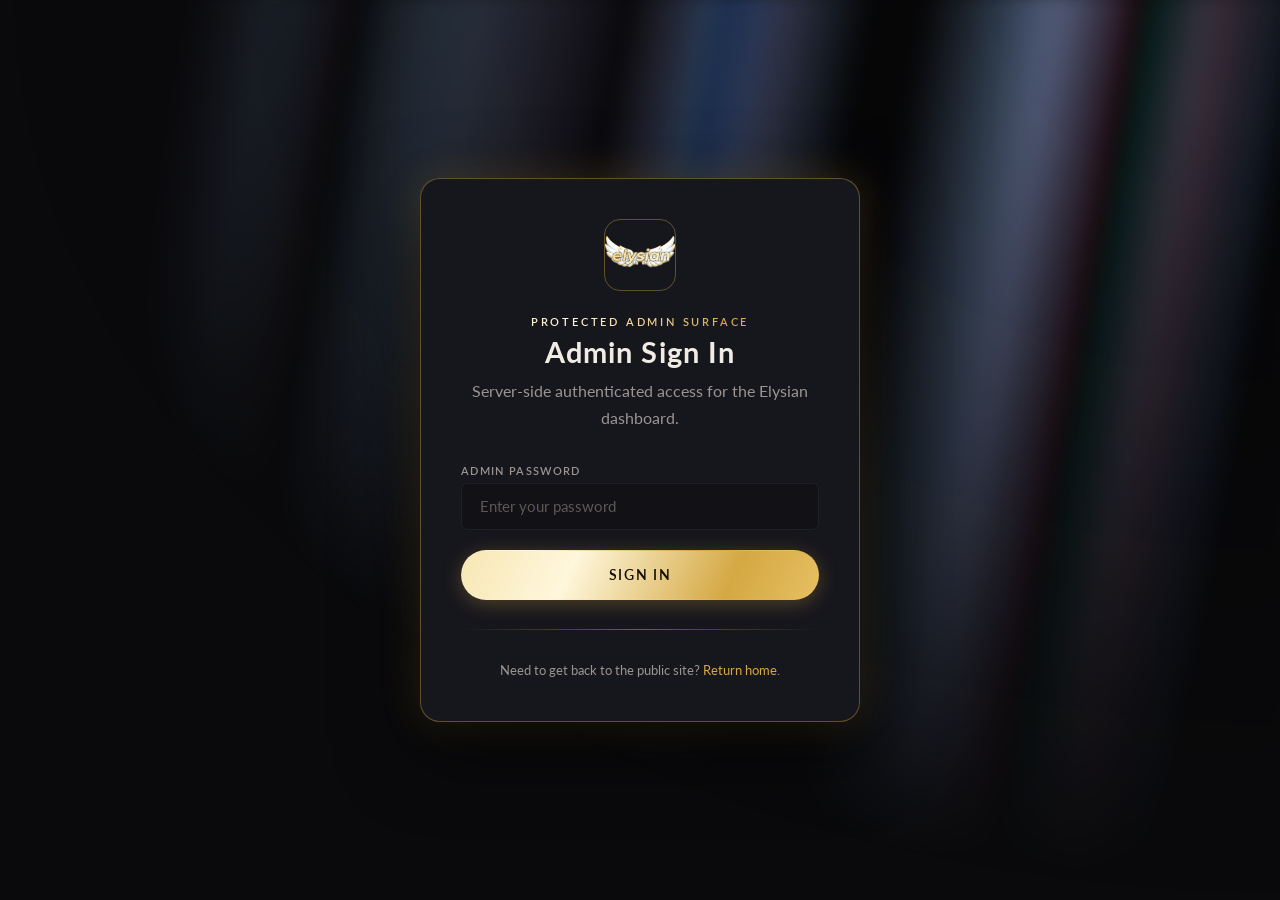
<file: files/admin/login/index.html>
<!DOCTYPE html>
<html lang="en" data-theme="dark">
<head>
  <meta charset="UTF-8">
  <meta name="viewport" content="width=device-width, initial-scale=1.0">
  <title>Admin Login — Elysian PCs</title>
  <link rel="preconnect" href="https://fonts.googleapis.com">
  <link rel="preconnect" href="https://fonts.gstatic.com" crossorigin>
  <link href="https://fonts.googleapis.com/css2?family=Lato:wght@400;700;900&display=swap" rel="stylesheet">
  <link rel="stylesheet" href="../../style.css">
</head>
<body>
  <div id="aurora-bg" aria-hidden="true"><div id="aurora-layer"></div></div>
  <main class="page-wrapper" style="min-height:100vh;display:flex;align-items:center;justify-content:center;padding:2rem;">
    <section class="card" style="width:min(100%,440px);padding:2.5rem;border:1px solid var(--border-gold);box-shadow:var(--shadow-deep),var(--shadow-gold);">
      <img src="../../assets/logo.jpg" alt="Elysian PCs" style="width:72px;height:72px;border-radius:16px;border:1px solid var(--border-gold);display:block;margin:0 auto 1.5rem;object-fit:contain;">
      <div class="text-center">
        <div class="section-eyebrow" style="margin-bottom:0.5rem;">Protected Admin Surface</div>
        <h1 class="section-title" style="font-size:1.8rem;margin-bottom:0.5rem;">Admin Sign In</h1>
        <p class="text-secondary" style="margin-bottom:2rem;">Server-side authenticated access for the Elysian dashboard.</p>
      </div>

      <div class="form-group">
        <label class="form-label" for="admin-password">Admin Password</label>
        <input id="admin-password" class="form-control" type="password" placeholder="Enter your password">
      </div>

      <button id="admin-login-button" class="btn btn-primary btn-full btn-lg">Sign In</button>
      <p id="admin-login-error" class="text-center" style="display:none;color:var(--accent-red);margin-top:0.9rem;font-size:0.85rem;"></p>

      <div class="gold-divider" style="margin:1.8rem 0;"></div>
      <p class="text-secondary text-center" style="font-size:0.82rem;">Need to get back to the public site? <a href="../../index.html">Return home</a>.</p>
    </section>
  </main>

  <script>
    async function submitAdminLogin() {
      const input = document.getElementById('admin-password');
      const button = document.getElementById('admin-login-button');
      const error = document.getElementById('admin-login-error');
      const password = input.value.trim();

      if (!password) {
        error.textContent = 'Enter your admin password.';
        error.style.display = 'block';
        return;
      }

      error.style.display = 'none';
      button.disabled = true;
      button.textContent = 'Signing In...';

      try {
        const response = await fetch('/api/admin/login', {
          method: 'POST',
          headers: { 'Content-Type': 'application/json' },
          credentials: 'same-origin',
          body: JSON.stringify({ password })
        });
        const data = await response.json();
        if (!response.ok) {
          throw new Error(data.error || 'Unable to sign in.');
        }
        window.location.href = '/admin/';
      } catch (err) {
        error.textContent = err.message || 'Unable to sign in.';
        error.style.display = 'block';
      } finally {
        button.disabled = false;
        button.textContent = 'Sign In';
      }
    }

    document.getElementById('admin-login-button').addEventListener('click', submitAdminLogin);
    document.getElementById('admin-password').addEventListener('keydown', (event) => {
      if (event.key === 'Enter') submitAdminLogin();
    });
  </script>
</body>
</html>
</file>
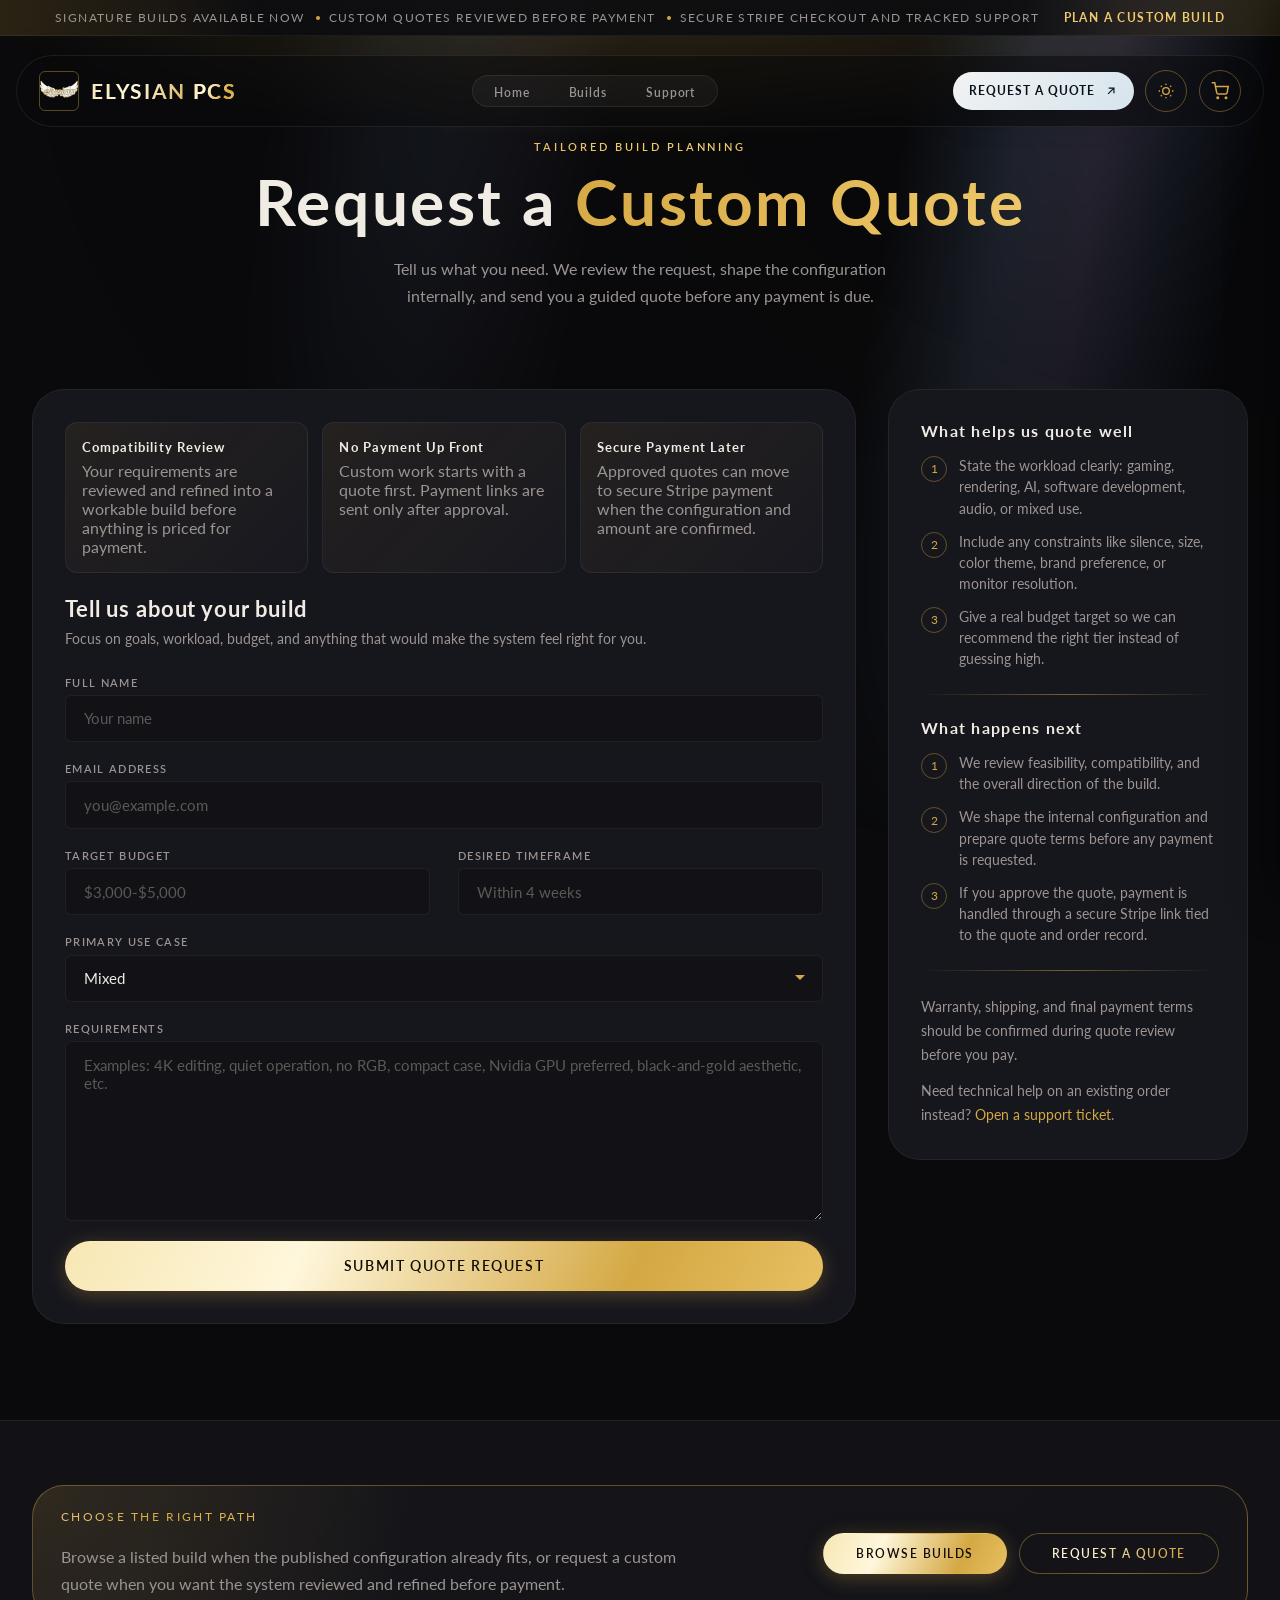
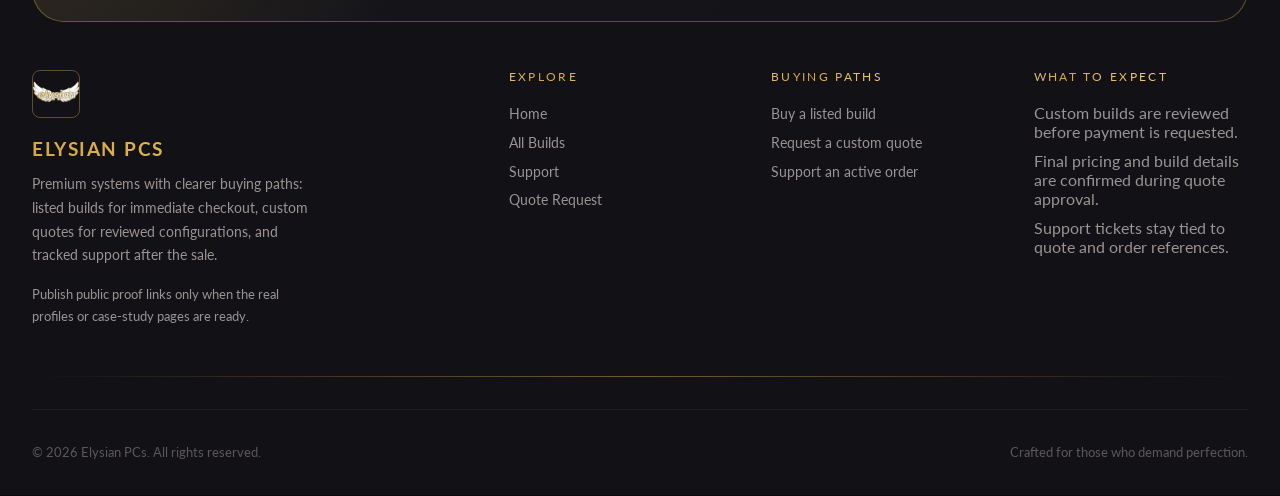
<file: files/request-quote.html>
<!DOCTYPE html>
<html lang="en" data-theme="dark">
<head>
  <meta charset="UTF-8">
  <meta name="viewport" content="width=device-width, initial-scale=1.0">
  <title>Request a Quote - Elysian PCs</title>
  <meta name="description" content="Request a reviewed custom PC quote from Elysian. Share your goals, budget, and constraints, then receive pricing before any payment is due.">
  <link rel="preconnect" href="https://fonts.googleapis.com">
  <link rel="preconnect" href="https://fonts.gstatic.com" crossorigin>
  <link href="https://fonts.googleapis.com/css2?family=Lato:wght@400;700;900&display=swap" rel="stylesheet">
  <link rel="stylesheet" href="https://cdnjs.cloudflare.com/ajax/libs/animate.css/4.1.1/animate.min.css">
  <link rel="stylesheet" href="style.css">
  <style>
    .quote-hero {
      padding: 140px 0 64px;
      text-align: center;
      position: relative;
    }
    .quote-hero::before {
      content: "";
      position: absolute;
      inset: 0;
      background: radial-gradient(ellipse 75% 55% at 50% 0%, var(--gold-glow), transparent 70%);
      pointer-events: none;
    }
    .quote-layout {
      display: grid;
      grid-template-columns: minmax(0, 1fr) 360px;
      gap: 2rem;
      align-items: start;
    }
    .quote-card, .quote-side {
      background: var(--bg-card);
      border: 1px solid var(--border-subtle);
      border-radius: var(--radius-xl);
      padding: 2rem;
    }
    .quote-highlights {
      display: grid;
      grid-template-columns: repeat(3, 1fr);
      gap: 0.9rem;
      margin-bottom: 1.5rem;
    }
    .quote-note {
      border: 1px solid var(--border-subtle);
      border-radius: var(--radius-md);
      background: linear-gradient(135deg, rgba(212,168,67,0.08), rgba(255,255,255,0.01));
      padding: 1rem;
    }
    .quote-note strong {
      display: block;
      margin-bottom: 0.35rem;
      font-family: var(--font-display);
      font-size: 0.82rem;
      letter-spacing: 0.08em;
    }
    .support-checklist {
      list-style: none;
      display: grid;
      gap: 0.75rem;
      margin-top: 1rem;
    }
    .support-checklist li {
      display: flex;
      gap: 0.75rem;
      color: var(--text-secondary);
      font-size: 0.85rem;
      line-height: 1.55;
    }
    .check-dot {
      width: 26px;
      height: 26px;
      flex-shrink: 0;
      border-radius: 50%;
      border: 1px solid var(--border-gold);
      display: inline-flex;
      align-items: center;
      justify-content: center;
      color: var(--gold-pure);
      font-family: var(--font-display);
      font-size: 0.72rem;
    }
    .quote-status {
      display: none;
      text-align: center;
      padding: 2rem 1rem;
    }
    .quote-status.visible { display: block; }
    @media (max-width: 900px) {
      .quote-layout { grid-template-columns: 1fr; }
      .quote-highlights { grid-template-columns: 1fr; }
    }
  </style>
</head>
<body>
<div id="nav-slot"></div>
<div class="page-wrapper">
  <section class="quote-hero">
    <div class="container">
      <span class="section-eyebrow animate__animated animate__fadeInDown">Tailored Build Planning</span>
      <h1 class="section-title animate__animated animate__fadeIn" style="font-size:clamp(2.4rem,5vw,4.8rem);margin:0.6rem 0 1rem;">
        Request a <span class="text-gold">Custom Quote</span>
      </h1>
      <p class="section-subtitle animate__animated animate__fadeIn animate__delay-1s">
        Tell us what you need. We review the request, shape the configuration internally, and send you a guided quote before any payment is due.
      </p>
    </div>
  </section>

  <section class="section" style="padding-top:1rem;">
    <div class="container">
      <div class="quote-layout">
        <div class="quote-card reveal">
          <div class="quote-highlights">
            <div class="quote-note">
              <strong>Compatibility Review</strong>
              <span class="text-secondary">Your requirements are reviewed and refined into a workable build before anything is priced for payment.</span>
            </div>
            <div class="quote-note">
              <strong>No Payment Up Front</strong>
              <span class="text-secondary">Custom work starts with a quote first. Payment links are sent only after approval.</span>
            </div>
            <div class="quote-note">
              <strong>Secure Payment Later</strong>
              <span class="text-secondary">Approved quotes can move to secure Stripe payment when the configuration and amount are confirmed.</span>
            </div>
          </div>

          <div id="quote-form-state">
            <h2 style="font-family:var(--font-display);font-size:1.35rem;margin-bottom:0.35rem;">Tell us about your build</h2>
            <p class="text-secondary mb-3" style="font-size:0.9rem;">Focus on goals, workload, budget, and anything that would make the system feel right for you.</p>

            <div class="form-group">
              <label class="form-label" for="quote-name">Full Name</label>
              <input id="quote-name" class="form-control" type="text" placeholder="Your name">
            </div>
            <div class="form-group">
              <label class="form-label" for="quote-email">Email Address</label>
              <input id="quote-email" class="form-control" type="email" placeholder="you@example.com">
            </div>
            <div class="grid-2">
              <div class="form-group">
                <label class="form-label" for="quote-budget">Target Budget</label>
                <input id="quote-budget" class="form-control" type="text" placeholder="$3,000-$5,000">
              </div>
              <div class="form-group">
                <label class="form-label" for="quote-timeframe">Desired Timeframe</label>
                <input id="quote-timeframe" class="form-control" type="text" placeholder="Within 4 weeks">
              </div>
            </div>
            <div class="form-group">
              <label class="form-label" for="quote-use-case">Primary Use Case</label>
              <select id="quote-use-case" class="form-control">
                <option value="mixed">Mixed</option>
                <option value="gaming">Gaming</option>
                <option value="creator">Creator</option>
                <option value="workstation">Workstation</option>
                <option value="other">Other</option>
              </select>
            </div>
            <div class="form-group">
              <label class="form-label" for="quote-notes">Requirements</label>
              <textarea id="quote-notes" class="form-control" style="min-height:180px;" placeholder="Examples: 4K editing, quiet operation, no RGB, compact case, Nvidia GPU preferred, black-and-gold aesthetic, etc."></textarea>
            </div>
            <button id="quote-submit" class="btn btn-primary btn-full btn-lg">Submit Quote Request</button>
          </div>

          <div class="quote-status" id="quote-success">
            <div style="font-size:3rem;margin-bottom:1rem;">&#10003;</div>
            <h3 style="font-family:var(--font-display);font-size:1.2rem;margin-bottom:0.5rem;">Quote request received</h3>
            <p class="text-secondary">We have recorded your request and queued it for review.</p>
            <p class="text-secondary" id="quote-success-id" style="margin-top:0.6rem;"></p>
            <button class="btn btn-outline mt-3" onclick="window.location.reload()">Submit Another Request</button>
          </div>
        </div>

        <aside class="quote-side reveal delay-2">
          <h3 style="font-family:var(--font-display);font-size:1rem;letter-spacing:0.08em;margin-bottom:1rem;">What helps us quote well</h3>
          <ul class="support-checklist">
            <li><span class="check-dot">1</span><span>State the workload clearly: gaming, rendering, AI, software development, audio, or mixed use.</span></li>
            <li><span class="check-dot">2</span><span>Include any constraints like silence, size, color theme, brand preference, or monitor resolution.</span></li>
            <li><span class="check-dot">3</span><span>Give a real budget target so we can recommend the right tier instead of guessing high.</span></li>
          </ul>
          <div class="gold-divider" style="margin:1.5rem 0;"></div>
          <h3 style="font-family:var(--font-display);font-size:1rem;letter-spacing:0.08em;margin-bottom:1rem;">What happens next</h3>
          <ul class="support-checklist">
            <li><span class="check-dot">1</span><span>We review feasibility, compatibility, and the overall direction of the build.</span></li>
            <li><span class="check-dot">2</span><span>We shape the internal configuration and prepare quote terms before any payment is requested.</span></li>
            <li><span class="check-dot">3</span><span>If you approve the quote, payment is handled through a secure Stripe link tied to the quote and order record.</span></li>
          </ul>
          <div class="gold-divider" style="margin:1.5rem 0;"></div>
          <p class="text-secondary" style="font-size:0.88rem;">Warranty, shipping, and final payment terms should be confirmed during quote review before you pay.</p>
          <p class="text-secondary" style="font-size:0.88rem;margin-top:0.8rem;">Need technical help on an existing order instead? <a href="support.html">Open a support ticket</a>.</p>
        </aside>
      </div>
    </div>
  </section>
</div>
<div id="footer-slot"></div>
<script src="partials.js"></script>
<script src="main.js"></script>
<script src="request-quote-page.js"></script>
</body>
</html>
</file>
<file: files/style.css>
/* ============================================================
   ELYSIAN PCS — GLOBAL STYLESHEET
   Dark & Gold Luxury Theme Framework
   ============================================================ */

@import url('https://fonts.googleapis.com/css2?family=Lato:wght@400;700;900&display=swap');

/* ── CSS Variables ── */
:root {
  /* Core Palette — Dark Mode (default) */
  --bg-primary:     #0a0a0c;
  --bg-secondary:   #111116;
  --bg-card:        #16161d;
  --bg-card-hover:  #1c1c26;
  --bg-glass:       rgba(22, 22, 29, 0.72);

  --gold-pure:      #d4a843;
  --gold-light:     #f0c96b;
  --gold-dim:       #a07828;
  --gold-glow:      rgba(212, 168, 67, 0.18);
  --gold-border:    rgba(212, 168, 67, 0.35);

  --text-primary:   #f0ece4;
  --text-secondary: #9b9492;
  --text-muted:     #5c5856;

  --accent-red:     #c0392b;
  --accent-blue:    #2980b9;
  --success:        #27ae60;

  /* Surfaces */
  --border-subtle:  rgba(255,255,255,0.06);
  --border-gold:    rgba(212, 168, 67, 0.4);
  --shadow-deep:    0 24px 80px rgba(0,0,0,0.7);
  --shadow-card:    0 8px 32px rgba(0,0,0,0.5);
  --shadow-gold:    0 0 40px rgba(212, 168, 67, 0.25);

  /* Typography */
  --font-display:   'Lato', sans-serif;
  --font-body:      'Lato', sans-serif;

  /* Transitions */
  --ease-gold:      cubic-bezier(0.23, 1, 0.32, 1);
  --transition:     0.3s var(--ease-gold);

  /* Radii */
  --radius-sm:      6px;
  --radius-md:      12px;
  --radius-lg:      20px;
  --radius-xl:      32px;

  /* Effects */
  --surface-blur: 20px;
  --surface-blur-soft: 8px;
  --aurora-blur: 10px;
  --aurora-opacity: 0.45;
  --aurora-speed: 60s;
  --gold-wave-speed: 8s;
  --hero-wave-speed: 8s;
  --loader-glow-speed: 1.5s;
  --loader-fill-speed: 1.5s;
  --card-hover-lift: -4px;
  --card-hover-shadow: var(--shadow-card), var(--shadow-gold);
  --card-scale: 1.04;
  --aurora-after-opacity: 1;
  --aurora-after-blend: difference;
}

/* ── Light Mode Override ── */
[data-theme="light"] {
  --bg-primary:     #f5f0e8;
  --bg-secondary:   #ede8de;
  --bg-card:        #ffffff;
  --bg-card-hover:  #faf6ef;
  --bg-glass:       rgba(255, 252, 245, 0.85);

  --gold-pure:      #b8860b;
  --gold-light:     #d4a843;
  --gold-dim:       #8b6508;
  --gold-glow:      rgba(184, 134, 11, 0.12);
  --gold-border:    rgba(184, 134, 11, 0.3);

  --text-primary:   #1a1710;
  --text-secondary: #5a5248;
  --text-muted:     #9b9186;

  --border-subtle:  rgba(0,0,0,0.08);
  --border-gold:    rgba(184, 134, 11, 0.35);
  --shadow-deep:    0 24px 80px rgba(0,0,0,0.15);
  --shadow-card:    0 8px 32px rgba(0,0,0,0.08);
  --shadow-gold:    0 0 40px rgba(184, 134, 11, 0.15);
}

[data-theme="light"] .site-ribbon {
  background: linear-gradient(90deg, rgba(184, 134, 11, 0.14), rgba(255,255,255,0.92) 18%, rgba(255,255,255,0.92) 82%, rgba(184, 134, 11, 0.14));
  border-bottom-color: rgba(0,0,0,0.08);
}

[data-theme="light"] .navbar {
  background: rgba(255,255,255,0.72);
  border-color: rgba(0,0,0,0.08);
  box-shadow: 0 18px 60px rgba(65, 44, 15, 0.08);
}

[data-theme="light"] .nav-links {
  background: rgba(184, 134, 11, 0.08);
  border-color: rgba(184, 134, 11, 0.14);
}

[data-theme="light"] .nav-links a:hover,
[data-theme="light"] .nav-links a.active {
  background: rgba(255,255,255,0.92);
  color: var(--text-primary);
}

[data-theme="light"] .theme-toggle,
[data-theme="light"] .cart-btn {
  background: rgba(255,255,255,0.88);
  color: var(--gold-dim);
}

[data-theme="light"] .footer-topband {
  background:
    radial-gradient(circle at top left, rgba(184, 134, 11, 0.14), transparent 32%),
    linear-gradient(135deg, rgba(255,255,255,0.9), rgba(255,255,255,0.72));
}

/* ── Reset & Base ── */
*, *::before, *::after { box-sizing: border-box; margin: 0; padding: 0; }

html {
  scroll-behavior: smooth;
  font-size: 16px;
}

html[data-effects="medium"] {
  --surface-blur: 12px;
  --surface-blur-soft: 5px;
  --aurora-blur: 7px;
  --aurora-opacity: 0.3;
  --aurora-speed: 110s;
  --gold-wave-speed: 12s;
  --hero-wave-speed: 12s;
  --loader-glow-speed: 2.2s;
  --loader-fill-speed: 2s;
  --card-hover-lift: -2px;
  --card-hover-shadow: var(--shadow-card);
  --card-scale: 1.02;
  --aurora-after-opacity: 0.55;
  --aurora-after-blend: normal;
}

html[data-effects="low"] {
  --surface-blur: 4px;
  --surface-blur-soft: 0px;
  --aurora-blur: 4px;
  --aurora-opacity: 0.16;
  --aurora-speed: 150s;
  --gold-wave-speed: 18s;
  --hero-wave-speed: 18s;
  --loader-glow-speed: 2.8s;
  --loader-fill-speed: 2.4s;
  --card-hover-lift: -1px;
  --card-hover-shadow: var(--shadow-card);
  --card-scale: 1.01;
  --aurora-after-opacity: 0;
  --aurora-after-blend: normal;
}

body {
  font-family: var(--font-body);
  background-color: var(--bg-primary);
  color: var(--text-primary);
  min-height: 100vh;
  overflow-x: hidden;
  transition: background-color 0.4s ease, color 0.4s ease;
}

/* ── Aurora Background ── */
#aurora-bg {
  position: fixed;
  inset: 0;
  width: 100%;
  height: 100%;
  pointer-events: none;
  z-index: 0;
  overflow: hidden;
}

/* The animated layer */
#aurora-layer {
  position: absolute;
  inset: -10px;
  opacity: var(--aurora-opacity);
  filter: blur(var(--aurora-blur));

  /* Dark mode aurora (default) */
  background-image:
    repeating-linear-gradient(
      100deg,
      #000 0%, #000 7%,
      transparent 10%, transparent 12%,
      #000 16%
    ),
    repeating-linear-gradient(
      100deg,
      #3b82f6 10%,   /* blue-500  */
      #a5b4fc 15%,   /* indigo-300 */
      #93c5fd 20%,   /* blue-300  */
      #c4b5fd 25%,   /* violet-200 */
      #60a5fa 30%    /* blue-400  */
  );
  background-size: 300%, 200%;
  background-position: 50% 50%, 50% 50%;
  animation: aurora var(--aurora-speed) linear infinite;

  /* Mask: strong top-right fade like the component */
  -webkit-mask-image: radial-gradient(ellipse at 100% 0%, black 10%, transparent 70%);
  mask-image: radial-gradient(ellipse at 100% 0%, black 10%, transparent 70%);
}

/* After layer — blends for depth */
#aurora-layer::after {
  content: '';
  position: absolute;
  inset: 0;
  background-image:
    repeating-linear-gradient(
      100deg,
      #000 0%, #000 7%,
      transparent 10%, transparent 12%,
      #000 16%
    ),
    repeating-linear-gradient(
      100deg,
      #3b82f6 10%,
      #a5b4fc 15%,
      #93c5fd 20%,
      #c4b5fd 25%,
      #60a5fa 30%
  );
  background-size: 200%, 100%;
  background-attachment: scroll;
  animation: aurora var(--aurora-speed) linear infinite;
  mix-blend-mode: var(--aurora-after-blend);
  opacity: var(--aurora-after-opacity);
}

/* ── Light mode aurora ── */
[data-theme="light"] #aurora-layer {
  opacity: 0.25;
  filter: blur(var(--aurora-blur)) invert(1);
  background-image:
    repeating-linear-gradient(
      100deg,
      #fff 0%, #fff 7%,
      transparent 10%, transparent 12%,
      #fff 16%
    ),
    repeating-linear-gradient(
      100deg,
      #3b82f6 10%,
      #a5b4fc 15%,
      #93c5fd 20%,
      #c4b5fd 25%,
      #60a5fa 30%
    );
}

[data-theme="light"] #aurora-layer::after {
  background-image:
    repeating-linear-gradient(
      100deg,
      #fff 0%, #fff 7%,
      transparent 10%, transparent 12%,
      #fff 16%
    ),
    repeating-linear-gradient(
      100deg,
      #3b82f6 10%,
      #a5b4fc 15%,
      #93c5fd 20%,
      #c4b5fd 25%,
      #60a5fa 30%
    );
}

/* ── Keyframes ── */
@keyframes aurora {
  from { background-position: 50% 50%, 50% 50%; }
  to   { background-position: 350% 50%, 350% 50%; }
}

/* ── Page Wrapper ── */
.page-wrapper {
  position: relative;
  z-index: 1;
}

.site-ribbon {
  position: fixed;
  top: 0;
  left: 0;
  right: 0;
  z-index: 1100;
  border-bottom: 1px solid var(--border-subtle);
  background:
    linear-gradient(90deg, rgba(212, 168, 67, 0.16), rgba(12, 12, 16, 0.88) 20%, rgba(12, 12, 16, 0.88) 80%, rgba(212, 168, 67, 0.16));
  backdrop-filter: blur(var(--surface-blur));
  -webkit-backdrop-filter: blur(var(--surface-blur));
}

.site-ribbon-inner {
  max-width: 1280px;
  margin: 0 auto;
  padding: 0.7rem 2rem;
  display: flex;
  align-items: center;
  justify-content: center;
  gap: 1.5rem;
  flex-wrap: wrap;
  color: var(--text-secondary);
  font-size: 0.72rem;
  letter-spacing: 0.12em;
  text-transform: uppercase;
}

.site-ribbon-inner span {
  position: relative;
}

.site-ribbon-inner span:not(:first-child)::before {
  content: '';
  position: absolute;
  left: -0.8rem;
  top: 50%;
  width: 4px;
  height: 4px;
  border-radius: 50%;
  background: var(--gold-pure);
  transform: translateY(-50%);
}

.site-ribbon-inner a {
  color: var(--gold-light);
  font-weight: 700;
}

/* ── Scrollbar ── */
::-webkit-scrollbar { width: 6px; }
::-webkit-scrollbar-track { background: var(--bg-primary); }
::-webkit-scrollbar-thumb { background: var(--gold-dim); border-radius: 3px; }
::-webkit-scrollbar-thumb:hover { background: var(--gold-pure); }

/* ── Typography ── */
h1, h2, h3, h4 {
  font-family: var(--font-display);
  font-weight: 700;
  line-height: 1.15;
  letter-spacing: 0.04em;
}

p { line-height: 1.7; }

a {
  color: var(--gold-pure);
  text-decoration: none;
  transition: color var(--transition);
}
a:hover { color: var(--gold-light); }

/* ── Gold Gradient Text ── */
.text-gold {
  background: linear-gradient(135deg, var(--gold-pure), var(--gold-light));
  -webkit-background-clip: text;
  -webkit-text-fill-color: transparent;
  background-clip: text;
}

[data-theme="light"] .text-gold {
  background: linear-gradient(135deg, #7b5a12, #c8951b, #f0c96b);
  -webkit-background-clip: text;
  -webkit-text-fill-color: transparent;
  background-clip: text;
}

:root {
  --gold-wave-gradient: linear-gradient(115deg, #f7e7b4 0%, #fff7dc 14%, #d4a843 34%, #f2cd74 52%, #8d6818 74%, #fff0c4 100%);
}

[data-theme="light"] {
  --gold-wave-gradient: linear-gradient(115deg, #6f5311 0%, #a97912 18%, #d4a843 42%, #f2cd74 64%, #7b5a12 82%, #fff3cf 100%);
}

@keyframes goldWaveShift {
  0% { background-position: 0% 50%; }
  50% { background-position: 100% 50%; }
  100% { background-position: 0% 50%; }
}
/* ── Dividers ── */
.gold-divider {
  height: 1px;
  background: linear-gradient(90deg, transparent, var(--gold-pure), transparent);
  margin: 2rem 0;
  opacity: 0.5;
}

/* ============================================================
   NAVIGATION
   ============================================================ */
.navbar {
  position: fixed;
  top: 41px; left: 0; right: 0;
  z-index: 1000;
  padding: 0 1.4rem;
  height: 72px;
  display: flex;
  align-items: center;
  justify-content: space-between;
  background: rgba(10, 10, 12, 0.52);
  backdrop-filter: blur(var(--surface-blur)) saturate(1.2);
  -webkit-backdrop-filter: blur(var(--surface-blur)) saturate(1.2);
  border: 1px solid rgba(255,255,255,0.08);
  border-radius: 999px;
  max-width: min(1280px, calc(100% - 2rem));
  margin: 0.85rem auto 0;
  transition: all var(--transition);
}

.navbar.scrolled {
  height: 60px;
  box-shadow: var(--shadow-deep);
}

.nav-logo {
  display: flex;
  align-items: center;
  gap: 0.75rem;
  font-family: var(--font-display);
  font-size: 1.3rem;
  font-weight: 700;
  color: var(--text-primary);
  letter-spacing: 0.08em;
  text-decoration: none;
}

.nav-logo img {
  width: 40px;
  height: 40px;
  object-fit: contain;
  border-radius: 6px;
  border: 1px solid var(--border-gold);
}

.nav-logo span { color: var(--gold-pure); }

.nav-links {
  display: flex;
  align-items: center;
  gap: 0.4rem;
  list-style: none;
  padding: 0.35rem;
  border-radius: 999px;
  border: 1px solid rgba(255,255,255,0.08);
  background: rgba(255,255,255,0.04);
}

.nav-links a {
  font-family: var(--font-body);
  font-size: 0.75rem;
  font-weight: 600;
  letter-spacing: 0.08em;
  color: var(--text-secondary);
  position: relative;
  padding: 0.7rem 1rem;
  border-radius: 999px;
  transition: color var(--transition);
}

.nav-links a::after {
  display: none;
}

.nav-links a:hover,
.nav-links a.active {
  color: var(--text-primary);
  background: rgba(255,255,255,0.08);
}

.nav-actions {
  display: flex;
  align-items: center;
  gap: 0.7rem;
}

.nav-cta {
  display: inline-flex;
  align-items: center;
  gap: 0.55rem;
  padding: 0.72rem 1rem;
  border-radius: 999px;
  background: linear-gradient(135deg, rgba(255,255,255,0.95), rgba(230, 246, 255, 0.92));
  color: #07111a;
  font-size: 0.75rem;
  font-weight: 700;
  letter-spacing: 0.08em;
  text-transform: uppercase;
  box-shadow: 0 10px 30px rgba(0,0,0,0.2);
}

.nav-cta:hover {
  color: #07111a;
  transform: translateY(-1px);
}

/* Theme Toggle */
.theme-toggle {
  width: 42px; height: 42px;
  border-radius: 50%;
  border: 1px solid var(--border-gold);
  background: transparent;
  color: var(--gold-pure);
  cursor: pointer;
  display: flex; align-items: center; justify-content: center;
  font-size: 1.1rem;
  transition: all var(--transition);
}
.theme-toggle:hover {
  background: var(--gold-glow);
  box-shadow: var(--shadow-gold);
}

/* Cart Button */
.cart-btn {
  position: relative;
  width: 42px; height: 42px;
  border-radius: 50%;
  border: 1px solid var(--border-gold);
  background: transparent;
  color: var(--gold-pure);
  cursor: pointer;
  display: flex; align-items: center; justify-content: center;
  font-size: 1.1rem;
  transition: all var(--transition);
}
.cart-btn:hover { background: var(--gold-glow); }
.cart-count {
  position: absolute;
  top: -4px; right: -4px;
  width: 18px; height: 18px;
  background: var(--gold-pure);
  color: var(--bg-primary);
  border-radius: 50%;
  font-size: 0.65rem;
  font-weight: 700;
  display: flex; align-items: center; justify-content: center;
  font-family: var(--font-body);
}

/* Hamburger */
.nav-hamburger {
  display: none;
  flex-direction: column;
  gap: 5px;
  cursor: pointer;
  background: none;
  border: none;
  padding: 4px;
}
.nav-hamburger span {
  display: block;
  width: 24px; height: 2px;
  background: var(--gold-pure);
  border-radius: 2px;
  transition: all var(--transition);
}

/* Mobile Nav */
.nav-mobile {
  display: none;
  position: fixed;
  top: 72px; left: 0; right: 0;
  background: var(--bg-glass);
  backdrop-filter: blur(var(--surface-blur));
  border-bottom: 1px solid var(--border-gold);
  z-index: 999;
  padding: 1.5rem 2rem;
  flex-direction: column;
  gap: 1.5rem;
}
.nav-mobile.open { display: flex; }
.nav-mobile a {
  font-family: var(--font-display);
  font-size: 0.9rem;
  letter-spacing: 0.1em;
  color: var(--text-secondary);
  text-transform: uppercase;
}

/* ============================================================
   BUTTONS — Neon Edition
   Inspired by neon-button component (class-variance-authority)
   Base: rounded-full, relative, overflow-hidden, neon sweep spans
   ============================================================ */

/* ── Base ── */
.btn {
  display: inline-flex;
  align-items: center;
  justify-content: center;
  gap: 0.5rem;
  padding: 0.75rem 2rem;
  border-radius: 100px;              /* rounded-full */
  font-family: var(--font-display);
  font-size: 0.78rem;
  font-weight: 600;
  letter-spacing: 0.12em;
  text-transform: uppercase;
  cursor: pointer;
  transition: all 0.25s cubic-bezier(0.23, 1, 0.32, 1);
  border: 1px solid transparent;
  outline: none;
  position: relative;
  overflow: visible;                 /* allow neon glow to bleed */
  text-decoration: none;
}

/* ── Neon sweep: top edge ── */
.btn::before {
  content: '';
  position: absolute;
  top: 0;
  left: 12.5%;                       /* w-3/4 centered */
  width: 75%;
  height: 1px;
  border-radius: 1px;
  background: linear-gradient(
    90deg,
    transparent,
    var(--btn-neon, rgba(212,168,67,0.9)),
    transparent
  );
  opacity: 0;
  transition: opacity 0.5s ease;
  pointer-events: none;
  z-index: 1;
}

/* ── Neon sweep: bottom edge ── */
.btn::after {
  content: '';
  position: absolute;
  bottom: -1px;
  left: 12.5%;
  width: 75%;
  height: 1px;
  border-radius: 1px;
  background: linear-gradient(
    90deg,
    transparent,
    var(--btn-neon, rgba(212,168,67,0.9)),
    transparent
  );
  opacity: 0.3;
  transition: opacity 0.5s ease;
  pointer-events: none;
  z-index: 1;
}

.btn:hover::before { opacity: 1; }
.btn:hover::after  { opacity: 0.5; }

/* ── Primary — Gold solid ── */
.btn-primary {
  --btn-neon: rgba(255, 220, 120, 0.95);
  background: linear-gradient(135deg, var(--gold-dim), var(--gold-pure));
  color: var(--bg-primary);
  border-color: transparent;
  box-shadow: 0 4px 20px rgba(212, 168, 67, 0.3);
}
.btn-primary:hover {
  background: linear-gradient(135deg, var(--gold-pure), var(--gold-light));
  box-shadow:
    0 8px 32px rgba(212, 168, 67, 0.5),
    0 0 60px rgba(212, 168, 67, 0.15);
  transform: translateY(-2px);
}

/* ── Outline — Gold ghost ── */
.btn-outline {
  --btn-neon: rgba(212, 168, 67, 0.9);
  background: rgba(212, 168, 67, 0.04);
  color: var(--gold-pure);
  border-color: var(--border-gold);
}
.btn-outline:hover {
  background: rgba(212, 168, 67, 0.08);
  border-color: var(--gold-pure);
  box-shadow: 0 0 40px rgba(212, 168, 67, 0.12);
  transform: translateY(-2px);
}

/* ── Ghost — subtle ── */
.btn-ghost {
  --btn-neon: rgba(212, 168, 67, 0.6);
  background: transparent;
  color: var(--text-secondary);
  border-color: var(--border-subtle);
}
.btn-ghost:hover {
  border-color: var(--border-gold);
  color: var(--gold-pure);
  background: var(--gold-glow);
}

/* ── Danger ── */
.btn-danger {
  --btn-neon: rgba(255, 100, 80, 0.9);
  background: var(--accent-red);
  color: #fff;
  border-color: transparent;
}
.btn-danger:hover {
  box-shadow: 0 0 30px rgba(192, 57, 43, 0.4);
}

/* ── Sizes ── */
.btn-lg  { padding: 1rem 2.5rem;    font-size: 0.85rem; }
.btn-sm  { padding: 0.5rem 1.25rem; font-size: 0.72rem; }
.btn-full { width: 100%; }

/* ── Disabled ── */
.btn:disabled {
  opacity: 0.5;
  pointer-events: none;
}

/* ============================================================
   CARDS
   ============================================================ */
.card {
  background: var(--bg-card);
  border: 1px solid var(--border-subtle);
  border-radius: var(--radius-lg);
  overflow: hidden;
  transition: all var(--transition);
}

.card:hover {
  background: var(--bg-card-hover);
  border-color: var(--border-gold);
  transform: translateY(var(--card-hover-lift));
  box-shadow: var(--card-hover-shadow);
}

.card-body { padding: 1.75rem; }

/* PC Product Card */
.pc-card {
  position: relative;
  cursor: pointer;
}

.pc-card-image {
  width: 100%;
  height: 240px;
  object-fit: cover;
  display: block;
  transition: transform 0.6s var(--ease-gold);
}
.pc-card:hover .pc-card-image { transform: scale(var(--card-scale)); }

.pc-card-badge {
  position: absolute;
  top: 1rem; left: 1rem;
  background: linear-gradient(135deg, var(--gold-dim), var(--gold-pure));
  color: var(--bg-primary);
  font-family: var(--font-display);
  font-size: 0.62rem;
  font-weight: 700;
  letter-spacing: 0.1em;
  text-transform: uppercase;
  padding: 0.3rem 0.75rem;
  border-radius: 20px;
}

.pc-card-title {
  font-family: var(--font-display);
  font-size: 1.1rem;
  margin-bottom: 0.3rem;
  color: var(--text-primary);
}

.pc-card-price {
  font-family: var(--font-display);
  font-size: 1.4rem;
  font-weight: 700;
  color: var(--gold-pure);
  margin: 0.5rem 0;
}

.pc-card-specs {
  list-style: none;
  margin: 0.75rem 0 1.25rem;
}
.pc-card-specs li {
  font-size: 0.82rem;
  color: var(--text-secondary);
  padding: 0.2rem 0;
  display: flex;
  align-items: center;
  gap: 0.5rem;
}
.pc-card-specs li::before {
  content: '▸';
  color: var(--gold-dim);
  font-size: 0.65rem;
}

/* ============================================================
   FORMS
   ============================================================ */
.form-group {
  display: flex;
  flex-direction: column;
  gap: 0.4rem;
  margin-bottom: 1.25rem;
}

.form-label {
  font-family: var(--font-display);
  font-size: 0.7rem;
  font-weight: 600;
  letter-spacing: 0.12em;
  text-transform: uppercase;
  color: var(--text-secondary);
}

.form-control {
  padding: 0.85rem 1.1rem;
  background: var(--bg-secondary);
  border: 1px solid var(--border-subtle);
  border-radius: var(--radius-sm);
  color: var(--text-primary);
  font-family: var(--font-body);
  font-size: 0.92rem;
  transition: all var(--transition);
  outline: none;
  width: 100%;
}

.form-control:focus {
  border-color: var(--gold-pure);
  background: var(--bg-card);
  box-shadow: 0 0 0 3px var(--gold-glow);
}

.form-control::placeholder { color: var(--text-muted); }

textarea.form-control {
  resize: vertical;
  min-height: 120px;
}

select.form-control {
  cursor: pointer;
  appearance: none;
  background-image: url("data:image/svg+xml,%3Csvg xmlns='http://www.w3.org/2000/svg' width='12' height='12' viewBox='0 0 12 12'%3E%3Cpath fill='%23d4a843' d='M6 8L1 3h10z'/%3E%3C/svg%3E");
  background-repeat: no-repeat;
  background-position: right 1rem center;
}

/* ============================================================
   SECTIONS & LAYOUT
   ============================================================ */
.container {
  max-width: 1280px;
  margin: 0 auto;
  padding: 0 2rem;
}

.section {
  padding: 6rem 0;
}

.section-header {
  text-align: center;
  margin-bottom: 4rem;
}

.section-eyebrow {
  font-family: var(--font-display);
  font-size: 0.7rem;
  font-weight: 600;
  letter-spacing: 0.25em;
  text-transform: uppercase;
  color: var(--gold-pure);
  display: block;
  margin-bottom: 0.75rem;
}

.section-title {
  font-size: clamp(2rem, 4vw, 3.2rem);
  color: var(--text-primary);
  margin-bottom: 1rem;
}

.section-subtitle {
  font-size: 1rem;
  color: var(--text-secondary);
  max-width: 540px;
  margin: 0 auto;
}

/* Grid Layouts */
.grid-3 {
  display: grid;
  grid-template-columns: repeat(3, 1fr);
  gap: 1.75rem;
}

.grid-2 {
  display: grid;
  grid-template-columns: repeat(2, 1fr);
  gap: 1.75rem;
}

.grid-4 {
  display: grid;
  grid-template-columns: repeat(4, 1fr);
  gap: 1.5rem;
}

/* ============================================================
   HERO
   ============================================================ */
.hero {
  min-height: 100vh;
  display: flex;
  align-items: center;
  justify-content: center;
  position: relative;
  overflow: hidden;
}

.hero-bg-gradient {
  position: absolute;
  inset: 0;
  background:
    radial-gradient(ellipse 60% 50% at 50% 0%, rgba(212, 168, 67, 0.12) 0%, transparent 70%),
    radial-gradient(ellipse 80% 60% at 80% 80%, rgba(212, 168, 67, 0.05) 0%, transparent 60%);
  pointer-events: none;
}

.hero-content {
  text-align: center;
  position: relative;
  z-index: 2;
  padding: 0 1.5rem;
}

.hero-eyebrow {
  font-family: var(--font-display);
  font-size: 0.72rem;
  letter-spacing: 0.35em;
  text-transform: uppercase;
  color: var(--gold-pure);
  margin-bottom: 1.5rem;
  display: flex;
  align-items: center;
  justify-content: center;
  gap: 1rem;
}
.hero-eyebrow::before, .hero-eyebrow::after {
  content: '';
  width: 40px; height: 1px;
  background: var(--gold-dim);
}

.hero-title {
  font-size: clamp(3rem, 8vw, 7rem);
  font-weight: 900;
  line-height: 1.0;
  margin-bottom: 1.5rem;
  letter-spacing: -0.01em;
}

.hero-subtitle {
  font-size: clamp(1rem, 2vw, 1.2rem);
  color: var(--text-secondary);
  max-width: 580px;
  margin: 0 auto 2.5rem;
  font-weight: 300;
  letter-spacing: 0.02em;
}

.hero-actions {
  display: flex;
  gap: 1rem;
  justify-content: center;
  flex-wrap: wrap;
}

/* Scroll indicator */
.scroll-indicator {
  position: absolute;
  bottom: 2.5rem;
  left: 50%;
  transform: translateX(-50%);
  display: flex;
  flex-direction: column;
  align-items: center;
  gap: 0.5rem;
  color: var(--text-muted);
  font-size: 0.65rem;
  letter-spacing: 0.2em;
  text-transform: uppercase;
  font-family: var(--font-display);
  animation: scrollBounce 2s infinite;
}
.scroll-indicator svg { color: var(--gold-dim); }

html[data-effects="medium"] .scroll-indicator {
  animation-duration: 3.25s;
}

html[data-effects="low"] .scroll-indicator {
  animation: none;
}
@keyframes scrollBounce {
  0%, 100% { transform: translateX(-50%) translateY(0); }
  50% { transform: translateX(-50%) translateY(8px); }
}

/* ============================================================
   STATS / SPECS ROW
   ============================================================ */
.stats-bar {
  background: var(--bg-secondary);
  border-top: 1px solid var(--border-subtle);
  border-bottom: 1px solid var(--border-subtle);
  padding: 2.5rem 0;
}

.stats-grid {
  display: grid;
  grid-template-columns: repeat(4, 1fr);
  gap: 0;
  text-align: center;
}

.stat-item {
  padding: 1rem 2rem;
  border-right: 1px solid var(--border-subtle);
}
.stat-item:last-child { border-right: none; }

.stat-number {
  font-family: var(--font-display);
  font-size: 2.2rem;
  font-weight: 700;
  color: var(--gold-pure);
  display: block;
}

.stat-label {
  font-size: 0.75rem;
  color: var(--text-muted);
  letter-spacing: 0.1em;
  text-transform: uppercase;
  margin-top: 0.25rem;
}

/* ============================================================
   CART SIDEBAR — shadcn-inspired, theme-aware
   ============================================================ */
.cart-overlay {
  position: fixed;
  inset: 0;
  background: rgba(0,0,0,0.55);
  z-index: 2000;
  opacity: 0;
  pointer-events: none;
  transition: opacity 0.3s ease;
  backdrop-filter: blur(var(--surface-blur-soft));
}
.cart-overlay.open { opacity: 1; pointer-events: all; }

.cart-sidebar {
  position: fixed;
  top: 0; right: 0;
  width: 420px;
  max-width: 96vw;
  height: 100vh;
  background: var(--bg-card);
  border-left: 1px solid var(--border-gold);
  z-index: 2001;
  transform: translateX(100%);
  transition: transform 0.4s cubic-bezier(0.23, 1, 0.32, 1);
  display: flex;
  flex-direction: column;
  box-shadow: -8px 0 40px rgba(0,0,0,0.4);
}
.cart-sidebar.open { transform: translateX(0); }

/* ── Header ── */
.cart-header {
  padding: 1.4rem 1.6rem;
  display: flex;
  align-items: center;
  justify-content: space-between;
  flex-shrink: 0;
}
.cart-header-left {
  display: flex;
  align-items: center;
  gap: 0.6rem;
}
.cart-header h3 {
  font-family: var(--font-display);
  font-size: 1.05rem;
  font-weight: 700;
  letter-spacing: 0.05em;
  color: var(--text-primary);
}
.cart-item-count-label {
  font-size: 0.75rem;
  color: var(--text-muted);
  font-family: var(--font-body);
}

/* ── Divider ── */
.cart-divider {
  height: 1px;
  background: var(--border-subtle);
  flex-shrink: 0;
  margin: 0;
}

/* ── Close button ── */
.cart-close {
  width: 32px; height: 32px;
  border-radius: 6px;
  border: 1px solid var(--border-subtle);
  background: none;
  color: var(--text-secondary);
  cursor: pointer;
  display: flex; align-items: center; justify-content: center;
  transition: all var(--transition);
}
.cart-close:hover {
  border-color: var(--border-gold);
  color: var(--gold-pure);
  background: var(--gold-glow);
}

/* ── Scrollable item list ── */
.cart-items {
  flex: 1;
  overflow-y: auto;
  padding: 1rem 1.6rem;
  display: flex;
  flex-direction: column;
  gap: 0.75rem;
  scrollbar-width: thin;
  scrollbar-color: var(--gold-dim) transparent;
}
.cart-items::-webkit-scrollbar { width: 4px; }
.cart-items::-webkit-scrollbar-thumb { background: var(--gold-dim); border-radius: 2px; }

/* ── Empty state ── */
.cart-empty {
  display: flex;
  flex-direction: column;
  align-items: center;
  justify-content: center;
  flex: 1;
  padding: 3rem 1rem;
  color: var(--text-muted);
  text-align: center;
  min-height: 200px;
}

/* ── Cart Item row ── */
.cart-item {
  display: flex;
  align-items: center;
  gap: 0.9rem;
  padding: 0.85rem 1rem;
  background: var(--bg-secondary);
  border: 1px solid var(--border-subtle);
  border-radius: var(--radius-md);
  transition: border-color var(--transition);
}
.cart-item:hover { border-color: var(--border-gold); }

.cart-item-img-wrap {
  width: 52px; height: 52px;
  border-radius: var(--radius-sm);
  background: var(--bg-card);
  border: 1px solid var(--border-subtle);
  display: flex; align-items: center; justify-content: center;
  flex-shrink: 0;
  overflow: hidden;
}
.cart-item-img-wrap img {
  width: 100%; height: 100%;
  object-fit: cover;
}

.cart-item-info { flex: 1; min-width: 0; }
.cart-item-name {
  font-family: var(--font-display);
  font-size: 0.82rem;
  font-weight: 600;
  color: var(--text-primary);
  white-space: nowrap;
  overflow: hidden;
  text-overflow: ellipsis;
  margin-bottom: 0.2rem;
}
.cart-item-per {
  font-size: 0.75rem;
  color: var(--text-muted);
}

.cart-item-right {
  display: flex;
  flex-direction: column;
  align-items: flex-end;
  gap: 0.4rem;
  flex-shrink: 0;
}
.cart-item-price {
  font-family: var(--font-display);
  font-size: 0.95rem;
  font-weight: 700;
  color: var(--text-primary);
}
.cart-item-remove {
  background: none;
  border: none;
  color: var(--text-muted);
  cursor: pointer;
  padding: 3px;
  border-radius: 4px;
  display: flex; align-items: center; justify-content: center;
  transition: color var(--transition), background var(--transition);
}
.cart-item-remove:hover {
  color: var(--accent-red);
  background: rgba(192,57,43,0.1);
}

/* ── Footer ── */
.cart-footer {
  padding: 0 1.6rem 1.6rem;
  flex-shrink: 0;
}

.cart-totals {
  display: flex;
  flex-direction: column;
  gap: 0.5rem;
}
.cart-totals-row {
  display: flex;
  justify-content: space-between;
  align-items: center;
  font-size: 0.85rem;
  color: var(--text-secondary);
}
.cart-totals-row span:last-child { font-weight: 500; color: var(--text-primary); }

.cart-grand-total {
  font-family: var(--font-display);
  font-size: 1.1rem !important;
  font-weight: 700;
  color: var(--text-primary) !important;
}
.cart-grand-total span:last-child {
  font-size: 1.3rem;
  color: var(--gold-pure) !important;
}

@media (max-width: 480px) { .cart-sidebar { width: 100%; } }

/* ============================================================
   FOOTER
   ============================================================ */
.footer {
  background: var(--bg-secondary);
  border-top: 1px solid var(--border-subtle);
  padding: 4rem 0 2rem;
}

.footer-topband {
  margin-bottom: 3rem;
  padding: 1.5rem 1.75rem;
  border: 1px solid var(--border-gold);
  border-radius: var(--radius-xl);
  background:
    radial-gradient(circle at top left, rgba(212, 168, 67, 0.14), transparent 32%),
    linear-gradient(135deg, rgba(255,255,255,0.02), rgba(255,255,255,0.01));
  display: flex;
  align-items: center;
  justify-content: space-between;
  gap: 1.5rem;
}

.footer-topband p {
  max-width: 640px;
  color: var(--text-secondary);
}

.footer-topband-actions {
  display: flex;
  gap: 0.75rem;
  flex-wrap: wrap;
  justify-content: flex-end;
}

.footer-grid {
  display: grid;
  grid-template-columns: 2fr 1fr 1fr 1fr;
  gap: 3rem;
  margin-bottom: 3rem;
}

.footer-brand img {
  width: 48px;
  height: 48px;
  object-fit: contain;
  border-radius: 8px;
  border: 1px solid var(--border-gold);
  margin-bottom: 1rem;
}

.footer-brand-name {
  font-family: var(--font-display);
  font-size: 1.2rem;
  font-weight: 700;
  letter-spacing: 0.08em;
  margin-bottom: 0.75rem;
}

.footer-brand p {
  font-size: 0.87rem;
  color: var(--text-secondary);
  line-height: 1.7;
  max-width: 280px;
}

.footer-heading {
  font-family: var(--font-display);
  font-size: 0.72rem;
  letter-spacing: 0.2em;
  text-transform: uppercase;
  color: var(--gold-pure);
  margin-bottom: 1.25rem;
}

.footer-links {
  list-style: none;
  display: flex;
  flex-direction: column;
  gap: 0.6rem;
}
.footer-links a {
  font-size: 0.87rem;
  color: var(--text-secondary);
  transition: color var(--transition);
}
.footer-links a:hover { color: var(--gold-pure); }

/* Social Icons */
.social-links {
  display: flex;
  gap: 0.75rem;
  margin-top: 1.5rem;
}

.social-icon {
  width: 38px; height: 38px;
  border-radius: 50%;
  border: 1px solid var(--border-subtle);
  display: flex; align-items: center; justify-content: center;
  font-size: 1rem;
  transition: all var(--transition);
  color: var(--text-secondary);
  text-decoration: none;
}

.social-icon.twitter:hover { border-color: #1d9bf0; color: #1d9bf0; background: rgba(29,155,240,0.1); }
.social-icon.instagram:hover { border-color: #e1306c; color: #e1306c; background: rgba(225,48,108,0.1); }
.social-icon.discord:hover { border-color: #5865f2; color: #5865f2; background: rgba(88,101,242,0.1); }

.footer-bottom {
  padding-top: 2rem;
  border-top: 1px solid var(--border-subtle);
  display: flex;
  justify-content: space-between;
  align-items: center;
  flex-wrap: wrap;
  gap: 1rem;
}

.footer-bottom p { font-size: 0.8rem; color: var(--text-muted); }

/* ============================================================
   TOAST NOTIFICATIONS
   ============================================================ */
.toast-container {
  position: fixed;
  bottom: 2rem;
  right: 2rem;
  z-index: 3000;
  display: flex;
  flex-direction: column;
  gap: 0.75rem;
}

.toast {
  padding: 1rem 1.5rem;
  background: var(--bg-card);
  border: 1px solid var(--border-gold);
  border-radius: var(--radius-md);
  box-shadow: var(--shadow-card);
  display: flex;
  align-items: center;
  gap: 0.75rem;
  min-width: 280px;
  font-size: 0.87rem;
  animation: toastIn 0.4s var(--ease-gold);
}

.toast.success .toast-icon { color: var(--success); }
.toast.error .toast-icon { color: var(--accent-red); }
.toast.info .toast-icon { color: var(--gold-pure); }

@keyframes toastIn {
  from { opacity: 0; transform: translateX(100px); }
  to { opacity: 1; transform: translateX(0); }
}

@keyframes toastOut {
  from { opacity: 1; transform: translateX(0); }
  to { opacity: 0; transform: translateX(100px); }
}

/* ============================================================
   PAGE LOADER
   ============================================================ */
.page-loader {
  position: fixed;
  inset: 0;
  background: var(--bg-primary);
  z-index: 9999;
  display: flex;
  flex-direction: column;
  align-items: center;
  justify-content: center;
  gap: 1.5rem;
  transition: opacity 0.5s ease, visibility 0.5s ease;
}
.page-loader.hidden { opacity: 0; visibility: hidden; }

.loader-logo {
  width: 64px; height: 64px;
  border-radius: 12px;
  border: 1px solid var(--border-gold);
  object-fit: contain;
  animation: logoGlow var(--loader-glow-speed) ease-in-out infinite alternate;
}
@keyframes logoGlow {
  from { box-shadow: 0 0 20px var(--gold-glow); }
  to   { box-shadow: 0 0 60px rgba(212,168,67,0.4); }
}

.loader-bar {
  width: 120px; height: 2px;
  background: var(--bg-secondary);
  border-radius: 2px;
  overflow: hidden;
}
.loader-bar-fill {
  height: 100%;
  background: linear-gradient(90deg, var(--gold-dim), var(--gold-pure));
  border-radius: 2px;
  animation: loaderFill var(--loader-fill-speed) ease-in-out infinite;
}
@keyframes loaderFill {
  0% { width: 0%; margin-left: 0; }
  50% { width: 70%; margin-left: 0; }
  100% { width: 0%; margin-left: 100%; }
}

/* ============================================================
   GOLD WAVE OVERRIDES
   Apply the animated hero gold treatment across the site,
   but keep cart sidebar and checkout controls on their
   original styling.
   ============================================================ */

.btn-primary:not(#btn-checkout) {
  background-image: var(--gold-wave-gradient);
  background-size: 220% 220%;
  animation: goldWaveShift var(--gold-wave-speed) ease-in-out infinite;
  color: #120d05;
}

.btn-primary:not(#btn-checkout):hover {
  background-position: 100% 50%;
}

.btn-outline,
.btn-ghost,
.nav-logo span,
.pc-card-price,
.section-eyebrow,
.hero-eyebrow,
.feature-title,
.testimonial-author,
.contact-label,
.stat-number,
.footer-heading {
  background-image: var(--gold-wave-gradient);
  background-size: 220% 220%;
  animation: goldWaveShift var(--gold-wave-speed) ease-in-out infinite;
  -webkit-background-clip: text;
  -webkit-text-fill-color: transparent;
  background-clip: text;
}

.btn-outline,
.btn-ghost {
  position: relative;
}

.nav-logo span {
  display: inline-block;
}

.btn-outline span,
.btn-ghost span {
  position: relative;
  z-index: 1;
}

.btn-outline svg,
.btn-ghost svg {
  color: var(--gold-pure);
}

.btn-outline:hover,
.btn-ghost:hover,
.pc-card-price:hover,
.pc-card-badge:hover {
  background-position: 100% 50%;
}

.pc-card-badge {
  background-image: var(--gold-wave-gradient);
  background-size: 220% 220%;
  animation: goldWaveShift var(--gold-wave-speed) ease-in-out infinite;
}

html[data-effects="low"] .pc-card-price,
html[data-effects="low"] .section-eyebrow,
html[data-effects="low"] .hero-eyebrow,
html[data-effects="low"] .feature-title,
html[data-effects="low"] .testimonial-author,
html[data-effects="low"] .contact-label,
html[data-effects="low"] .stat-number,
html[data-effects="low"] .footer-heading,
html[data-effects="low"] .pc-card-badge {
  animation: none;
  background-position: 50% 50%;
}

#btn-checkout,
.cart-sidebar .pc-card-price,
.cart-sidebar .section-eyebrow,
.cart-sidebar .hero-eyebrow,
.cart-sidebar .feature-title,
.cart-sidebar .testimonial-author,
.cart-sidebar .contact-label,
.cart-sidebar .stat-number,
.cart-sidebar .footer-heading {
  animation: none;
  background-image: none;
  -webkit-text-fill-color: initial;
}

/* ============================================================
   MODAL
   ============================================================ */
.modal-overlay {
  position: fixed;
  inset: 0;
  background: rgba(0,0,0,0.7);
  z-index: 2500;
  display: flex;
  align-items: center;
  justify-content: center;
  opacity: 0;
  pointer-events: none;
  transition: opacity var(--transition);
  padding: 1.5rem;
}
.modal-overlay.open { opacity: 1; pointer-events: all; }

.modal {
  background: var(--bg-card);
  border: 1px solid var(--border-gold);
  border-radius: var(--radius-xl);
  padding: 2.5rem;
  width: 100%;
  max-width: 540px;
  box-shadow: var(--shadow-deep);
  transform: scale(0.92);
  transition: transform 0.4s var(--ease-gold);
}
.modal-overlay.open .modal { transform: scale(1); }

.modal-header {
  display: flex;
  align-items: center;
  justify-content: space-between;
  margin-bottom: 1.75rem;
}
.modal-title {
  font-family: var(--font-display);
  font-size: 1.1rem;
  letter-spacing: 0.08em;
}

/* ============================================================
   UTILITY CLASSES
   ============================================================ */
.mt-1 { margin-top: 0.5rem; }
.mt-2 { margin-top: 1rem; }
.mt-3 { margin-top: 1.5rem; }
.mt-4 { margin-top: 2rem; }
.mb-1 { margin-bottom: 0.5rem; }
.mb-2 { margin-bottom: 1rem; }
.mb-3 { margin-bottom: 1.5rem; }
.mb-4 { margin-bottom: 2rem; }
.text-center { text-align: center; }
.text-muted { color: var(--text-muted); }
.text-secondary { color: var(--text-secondary); }
.flex { display: flex; }
.flex-center { display: flex; align-items: center; justify-content: center; }
.gap-1 { gap: 0.5rem; }
.gap-2 { gap: 1rem; }
.hidden { display: none !important; }
.sr-only { position: absolute; width: 1px; height: 1px; overflow: hidden; clip: rect(0,0,0,0); }

/* ============================================================
   ANIMATIONS
   ============================================================ */
.fade-in { animation: fadeIn 0.6s var(--ease-gold) both; }
.slide-up { animation: slideUp 0.6s var(--ease-gold) both; }
.slide-down { animation: slideDown 0.4s var(--ease-gold) both; }
.scale-in { animation: scaleIn 0.5s var(--ease-gold) both; }

@keyframes fadeIn {
  from { opacity: 0; }
  to { opacity: 1; }
}
@keyframes slideUp {
  from { opacity: 0; transform: translateY(30px); }
  to { opacity: 1; transform: translateY(0); }
}
@keyframes slideDown {
  from { opacity: 0; transform: translateY(-20px); }
  to { opacity: 1; transform: translateY(0); }
}
@keyframes scaleIn {
  from { opacity: 0; transform: scale(0.92); }
  to { opacity: 1; transform: scale(1); }
}

.delay-1 { animation-delay: 0.1s; }
.delay-2 { animation-delay: 0.2s; }
.delay-3 { animation-delay: 0.3s; }
.delay-4 { animation-delay: 0.4s; }
.delay-5 { animation-delay: 0.5s; }

/* Observe-on-scroll */
.reveal {
  opacity: 0;
  transform: translateY(40px);
  transition: opacity 0.7s var(--ease-gold), transform 0.7s var(--ease-gold);
}
.reveal.visible {
  opacity: 1;
  transform: translateY(0);
}

html.effects-paused #aurora-layer,
html.effects-paused #aurora-layer::after,
html.effects-paused .scroll-indicator,
html.effects-paused .loader-logo,
html.effects-paused .loader-bar-fill,
html.effects-paused .btn-primary:not(#btn-checkout),
html.effects-paused .btn-outline,
html.effects-paused .btn-ghost,
html.effects-paused .nav-logo span,
html.effects-paused .pc-card-price,
html.effects-paused .section-eyebrow,
html.effects-paused .hero-eyebrow,
html.effects-paused .feature-title,
html.effects-paused .testimonial-author,
html.effects-paused .contact-label,
html.effects-paused .stat-number,
html.effects-paused .footer-heading,
html.effects-paused .pc-card-badge {
  animation-play-state: paused !important;
}

html[data-effects="medium"] .animate__animated {
  --animate-duration: 0.7s;
}

html[data-effects="low"] .animate__animated {
  --animate-duration: 0.5s;
}

html[data-effects="low"] .animate__delay-1s,
html[data-effects="low"] .animate__delay-2s {
  animation-delay: 0s !important;
}

@supports (content-visibility: auto) {
  .section,
  .stats-bar,
  .footer,
  .pc-card,
  .testimonial,
  .process-step {
    content-visibility: auto;
  }

  .section,
  .footer {
    contain-intrinsic-size: 1px 880px;
  }

  .stats-bar {
    contain-intrinsic-size: 1px 180px;
  }

  .pc-card,
  .testimonial,
  .process-step {
    contain-intrinsic-size: 1px 420px;
  }
}

@media (prefers-reduced-motion: reduce) {
  html {
    scroll-behavior: auto;
  }

  #aurora-layer,
  #aurora-layer::after,
  .scroll-indicator,
  .loader-logo,
  .loader-bar-fill,
  .btn-primary:not(#btn-checkout),
  .btn-outline,
  .btn-ghost,
  .nav-logo span,
  .pc-card-price,
  .section-eyebrow,
  .hero-eyebrow,
  .feature-title,
  .testimonial-author,
  .contact-label,
  .stat-number,
  .footer-heading,
  .pc-card-badge,
  .animate__animated {
    animation: none !important;
  }

  .reveal,
  .card,
  .pc-card-image,
  .gallery-slide img,
  .btn,
  .modal,
  .navbar,
  .cart-sidebar {
    transition-duration: 0.01ms !important;
  }

  .reveal {
    opacity: 1;
    transform: none;
  }
}

/* ============================================================
   RESPONSIVE
   ============================================================ */
@media (max-width: 1024px) {
  .grid-4 { grid-template-columns: repeat(2, 1fr); }
  .footer-grid { grid-template-columns: 1fr 1fr; }
  .stats-grid { grid-template-columns: repeat(2, 1fr); }
}

@media (max-width: 768px) {
  .site-ribbon-inner {
    gap: 0.7rem 1.1rem;
    padding: 0.65rem 1.25rem;
    font-size: 0.62rem;
  }
  .site-ribbon-inner span:not(:first-child)::before { display: none; }
  .nav-links { display: none; }
  .nav-cta { display: none; }
  .nav-hamburger { display: flex; }
  .grid-3 { grid-template-columns: 1fr; }
  .grid-2 { grid-template-columns: 1fr; }
  .grid-4 { grid-template-columns: 1fr; }
  .footer-grid { grid-template-columns: 1fr; }
  .footer-topband { flex-direction: column; align-items: flex-start; }
  .footer-topband-actions { justify-content: flex-start; }
  .hero-actions { flex-direction: column; align-items: center; }
  .section { padding: 4rem 0; }
  .container { padding: 0 1.25rem; }
}

@media (max-width: 480px) {
  .stats-grid { grid-template-columns: 1fr 1fr; }
  .cart-sidebar { width: 100%; }
}
</file>
<file: elysian-site/files/style.css>
/* ============================================================
   ELYSIAN PCS — GLOBAL STYLESHEET
   Dark & Gold Luxury Theme Framework
   ============================================================ */

@import url('https://fonts.googleapis.com/css2?family=Lato:wght@400;700;900&display=swap');

/* ── CSS Variables ── */
:root {
  /* Core Palette — Dark Mode (default) */
  --bg-primary:     #0a0a0c;
  --bg-secondary:   #111116;
  --bg-card:        #16161d;
  --bg-card-hover:  #1c1c26;
  --bg-glass:       rgba(22, 22, 29, 0.72);

  --gold-pure:      #d4a843;
  --gold-light:     #f0c96b;
  --gold-dim:       #a07828;
  --gold-glow:      rgba(212, 168, 67, 0.18);
  --gold-border:    rgba(212, 168, 67, 0.35);

  --text-primary:   #f0ece4;
  --text-secondary: #9b9492;
  --text-muted:     #5c5856;

  --accent-red:     #c0392b;
  --accent-blue:    #2980b9;
  --success:        #27ae60;

  /* Surfaces */
  --border-subtle:  rgba(255,255,255,0.06);
  --border-gold:    rgba(212, 168, 67, 0.4);
  --shadow-deep:    0 24px 80px rgba(0,0,0,0.7);
  --shadow-card:    0 8px 32px rgba(0,0,0,0.5);
  --shadow-gold:    0 0 40px rgba(212, 168, 67, 0.25);

  /* Typography */
  --font-display:   'Lato', sans-serif;
  --font-body:      'Lato', sans-serif;

  /* Transitions */
  --ease-gold:      cubic-bezier(0.23, 1, 0.32, 1);
  --transition:     0.3s var(--ease-gold);

  /* Radii */
  --radius-sm:      6px;
  --radius-md:      12px;
  --radius-lg:      20px;
  --radius-xl:      32px;
}

/* ── Light Mode Override ── */
[data-theme="light"] {
  --bg-primary:     #f5f0e8;
  --bg-secondary:   #ede8de;
  --bg-card:        #ffffff;
  --bg-card-hover:  #faf6ef;
  --bg-glass:       rgba(255, 252, 245, 0.85);

  --gold-pure:      #b8860b;
  --gold-light:     #d4a843;
  --gold-dim:       #8b6508;
  --gold-glow:      rgba(184, 134, 11, 0.12);
  --gold-border:    rgba(184, 134, 11, 0.3);

  --text-primary:   #1a1710;
  --text-secondary: #5a5248;
  --text-muted:     #9b9186;

  --border-subtle:  rgba(0,0,0,0.08);
  --border-gold:    rgba(184, 134, 11, 0.35);
  --shadow-deep:    0 24px 80px rgba(0,0,0,0.15);
  --shadow-card:    0 8px 32px rgba(0,0,0,0.08);
  --shadow-gold:    0 0 40px rgba(184, 134, 11, 0.15);
}

[data-theme="light"] .site-ribbon {
  background: linear-gradient(90deg, rgba(184, 134, 11, 0.14), rgba(255,255,255,0.92) 18%, rgba(255,255,255,0.92) 82%, rgba(184, 134, 11, 0.14));
  border-bottom-color: rgba(0,0,0,0.08);
}

[data-theme="light"] .navbar {
  background: rgba(255,255,255,0.72);
  border-color: rgba(0,0,0,0.08);
  box-shadow: 0 18px 60px rgba(65, 44, 15, 0.08);
}

[data-theme="light"] .nav-links {
  background: rgba(184, 134, 11, 0.08);
  border-color: rgba(184, 134, 11, 0.14);
}

[data-theme="light"] .nav-links a:hover,
[data-theme="light"] .nav-links a.active {
  background: rgba(255,255,255,0.92);
  color: var(--text-primary);
}

[data-theme="light"] .theme-toggle,
[data-theme="light"] .cart-btn {
  background: rgba(255,255,255,0.88);
  color: var(--gold-dim);
}

[data-theme="light"] .footer-topband {
  background:
    radial-gradient(circle at top left, rgba(184, 134, 11, 0.14), transparent 32%),
    linear-gradient(135deg, rgba(255,255,255,0.9), rgba(255,255,255,0.72));
}

/* ── Reset & Base ── */
*, *::before, *::after { box-sizing: border-box; margin: 0; padding: 0; }

html {
  scroll-behavior: smooth;
  font-size: 16px;
}

body {
  font-family: var(--font-body);
  background-color: var(--bg-primary);
  color: var(--text-primary);
  min-height: 100vh;
  overflow-x: hidden;
  transition: background-color 0.4s ease, color 0.4s ease;
}

/* ── Aurora Background ── */
#aurora-bg {
  position: fixed;
  inset: 0;
  width: 100%;
  height: 100%;
  pointer-events: none;
  z-index: 0;
  overflow: hidden;
}

/* The animated layer */
#aurora-layer {
  position: absolute;
  inset: -10px;
  opacity: 0.45;
  will-change: transform;
  filter: blur(10px);

  /* Dark mode aurora (default) */
  background-image:
    repeating-linear-gradient(
      100deg,
      #000 0%, #000 7%,
      transparent 10%, transparent 12%,
      #000 16%
    ),
    repeating-linear-gradient(
      100deg,
      #3b82f6 10%,   /* blue-500  */
      #a5b4fc 15%,   /* indigo-300 */
      #93c5fd 20%,   /* blue-300  */
      #c4b5fd 25%,   /* violet-200 */
      #60a5fa 30%    /* blue-400  */
    );
  background-size: 300%, 200%;
  background-position: 50% 50%, 50% 50%;
  animation: aurora 60s linear infinite;

  /* Mask: strong top-right fade like the component */
  -webkit-mask-image: radial-gradient(ellipse at 100% 0%, black 10%, transparent 70%);
  mask-image: radial-gradient(ellipse at 100% 0%, black 10%, transparent 70%);
}

/* After layer — blends for depth */
#aurora-layer::after {
  content: '';
  position: absolute;
  inset: 0;
  background-image:
    repeating-linear-gradient(
      100deg,
      #000 0%, #000 7%,
      transparent 10%, transparent 12%,
      #000 16%
    ),
    repeating-linear-gradient(
      100deg,
      #3b82f6 10%,
      #a5b4fc 15%,
      #93c5fd 20%,
      #c4b5fd 25%,
      #60a5fa 30%
    );
  background-size: 200%, 100%;
  background-attachment: fixed;
  animation: aurora 60s linear infinite;
  mix-blend-mode: difference;
}

/* ── Light mode aurora ── */
[data-theme="light"] #aurora-layer {
  opacity: 0.25;
  filter: blur(10px) invert(1);
  background-image:
    repeating-linear-gradient(
      100deg,
      #fff 0%, #fff 7%,
      transparent 10%, transparent 12%,
      #fff 16%
    ),
    repeating-linear-gradient(
      100deg,
      #3b82f6 10%,
      #a5b4fc 15%,
      #93c5fd 20%,
      #c4b5fd 25%,
      #60a5fa 30%
    );
}

[data-theme="light"] #aurora-layer::after {
  background-image:
    repeating-linear-gradient(
      100deg,
      #fff 0%, #fff 7%,
      transparent 10%, transparent 12%,
      #fff 16%
    ),
    repeating-linear-gradient(
      100deg,
      #3b82f6 10%,
      #a5b4fc 15%,
      #93c5fd 20%,
      #c4b5fd 25%,
      #60a5fa 30%
    );
}

/* ── Keyframes ── */
@keyframes aurora {
  from { background-position: 50% 50%, 50% 50%; }
  to   { background-position: 350% 50%, 350% 50%; }
}

/* ── Page Wrapper ── */
.page-wrapper {
  position: relative;
  z-index: 1;
}

.site-ribbon {
  position: fixed;
  top: 0;
  left: 0;
  right: 0;
  z-index: 1100;
  border-bottom: 1px solid var(--border-subtle);
  background:
    linear-gradient(90deg, rgba(212, 168, 67, 0.16), rgba(12, 12, 16, 0.88) 20%, rgba(12, 12, 16, 0.88) 80%, rgba(212, 168, 67, 0.16));
  backdrop-filter: blur(18px);
  -webkit-backdrop-filter: blur(18px);
}

.site-ribbon-inner {
  max-width: 1280px;
  margin: 0 auto;
  padding: 0.7rem 2rem;
  display: flex;
  align-items: center;
  justify-content: center;
  gap: 1.5rem;
  flex-wrap: wrap;
  color: var(--text-secondary);
  font-size: 0.72rem;
  letter-spacing: 0.12em;
  text-transform: uppercase;
}

.site-ribbon-inner span {
  position: relative;
}

.site-ribbon-inner span:not(:first-child)::before {
  content: '';
  position: absolute;
  left: -0.8rem;
  top: 50%;
  width: 4px;
  height: 4px;
  border-radius: 50%;
  background: var(--gold-pure);
  transform: translateY(-50%);
}

.site-ribbon-inner a {
  color: var(--gold-light);
  font-weight: 700;
}

/* ── Scrollbar ── */
::-webkit-scrollbar { width: 6px; }
::-webkit-scrollbar-track { background: var(--bg-primary); }
::-webkit-scrollbar-thumb { background: var(--gold-dim); border-radius: 3px; }
::-webkit-scrollbar-thumb:hover { background: var(--gold-pure); }

/* ── Typography ── */
h1, h2, h3, h4 {
  font-family: var(--font-display);
  font-weight: 700;
  line-height: 1.15;
  letter-spacing: 0.04em;
}

p { line-height: 1.7; }

a {
  color: var(--gold-pure);
  text-decoration: none;
  transition: color var(--transition);
}
a:hover { color: var(--gold-light); }

/* ── Gold Gradient Text ── */
.text-gold {
  background: linear-gradient(135deg, var(--gold-pure), var(--gold-light));
  -webkit-background-clip: text;
  -webkit-text-fill-color: transparent;
  background-clip: text;
}

[data-theme="light"] .text-gold {
  background: linear-gradient(135deg, #7b5a12, #c8951b, #f0c96b);
  -webkit-background-clip: text;
  -webkit-text-fill-color: transparent;
  background-clip: text;
}

:root {
  --gold-wave-gradient: linear-gradient(115deg, #f7e7b4 0%, #fff7dc 14%, #d4a843 34%, #f2cd74 52%, #8d6818 74%, #fff0c4 100%);
}

[data-theme="light"] {
  --gold-wave-gradient: linear-gradient(115deg, #6f5311 0%, #a97912 18%, #d4a843 42%, #f2cd74 64%, #7b5a12 82%, #fff3cf 100%);
}

@keyframes goldWaveShift {
  0% { background-position: 0% 50%; }
  50% { background-position: 100% 50%; }
  100% { background-position: 0% 50%; }
}
/* ── Dividers ── */
.gold-divider {
  height: 1px;
  background: linear-gradient(90deg, transparent, var(--gold-pure), transparent);
  margin: 2rem 0;
  opacity: 0.5;
}

/* ============================================================
   NAVIGATION
   ============================================================ */
.navbar {
  position: fixed;
  top: 41px; left: 0; right: 0;
  z-index: 1000;
  padding: 0 1.4rem;
  height: 72px;
  display: flex;
  align-items: center;
  justify-content: space-between;
  background: rgba(10, 10, 12, 0.52);
  backdrop-filter: blur(20px) saturate(1.4);
  -webkit-backdrop-filter: blur(20px) saturate(1.4);
  border: 1px solid rgba(255,255,255,0.08);
  border-radius: 999px;
  max-width: min(1280px, calc(100% - 2rem));
  margin: 0.85rem auto 0;
  transition: all var(--transition);
}

.navbar.scrolled {
  height: 60px;
  box-shadow: var(--shadow-deep);
}

.nav-logo {
  display: flex;
  align-items: center;
  gap: 0.75rem;
  font-family: var(--font-display);
  font-size: 1.3rem;
  font-weight: 700;
  color: var(--text-primary);
  letter-spacing: 0.08em;
  text-decoration: none;
}

.nav-logo img {
  width: 40px;
  height: 40px;
  object-fit: contain;
  border-radius: 6px;
  border: 1px solid var(--border-gold);
}

.nav-logo span { color: var(--gold-pure); }

.nav-links {
  display: flex;
  align-items: center;
  gap: 0.4rem;
  list-style: none;
  padding: 0.35rem;
  border-radius: 999px;
  border: 1px solid rgba(255,255,255,0.08);
  background: rgba(255,255,255,0.04);
}

.nav-links a {
  font-family: var(--font-body);
  font-size: 0.75rem;
  font-weight: 600;
  letter-spacing: 0.08em;
  color: var(--text-secondary);
  position: relative;
  padding: 0.7rem 1rem;
  border-radius: 999px;
  transition: color var(--transition);
}

.nav-links a::after {
  display: none;
}

.nav-links a:hover,
.nav-links a.active {
  color: var(--text-primary);
  background: rgba(255,255,255,0.08);
}

.nav-actions {
  display: flex;
  align-items: center;
  gap: 0.7rem;
}

.nav-cta {
  display: inline-flex;
  align-items: center;
  gap: 0.55rem;
  padding: 0.72rem 1rem;
  border-radius: 999px;
  background: linear-gradient(135deg, rgba(255,255,255,0.95), rgba(230, 246, 255, 0.92));
  color: #07111a;
  font-size: 0.75rem;
  font-weight: 700;
  letter-spacing: 0.08em;
  text-transform: uppercase;
  box-shadow: 0 10px 30px rgba(0,0,0,0.2);
}

.nav-cta:hover {
  color: #07111a;
  transform: translateY(-1px);
}

/* Theme Toggle */
.theme-toggle {
  width: 42px; height: 42px;
  border-radius: 50%;
  border: 1px solid var(--border-gold);
  background: transparent;
  color: var(--gold-pure);
  cursor: pointer;
  display: flex; align-items: center; justify-content: center;
  font-size: 1.1rem;
  transition: all var(--transition);
}
.theme-toggle:hover {
  background: var(--gold-glow);
  box-shadow: var(--shadow-gold);
}

/* Cart Button */
.cart-btn {
  position: relative;
  width: 42px; height: 42px;
  border-radius: 50%;
  border: 1px solid var(--border-gold);
  background: transparent;
  color: var(--gold-pure);
  cursor: pointer;
  display: flex; align-items: center; justify-content: center;
  font-size: 1.1rem;
  transition: all var(--transition);
}
.cart-btn:hover { background: var(--gold-glow); }
.cart-count {
  position: absolute;
  top: -4px; right: -4px;
  width: 18px; height: 18px;
  background: var(--gold-pure);
  color: var(--bg-primary);
  border-radius: 50%;
  font-size: 0.65rem;
  font-weight: 700;
  display: flex; align-items: center; justify-content: center;
  font-family: var(--font-body);
}

/* Hamburger */
.nav-hamburger {
  display: none;
  flex-direction: column;
  gap: 5px;
  cursor: pointer;
  background: none;
  border: none;
  padding: 4px;
}
.nav-hamburger span {
  display: block;
  width: 24px; height: 2px;
  background: var(--gold-pure);
  border-radius: 2px;
  transition: all var(--transition);
}

/* Mobile Nav */
.nav-mobile {
  display: none;
  position: fixed;
  top: 72px; left: 0; right: 0;
  background: var(--bg-glass);
  backdrop-filter: blur(20px);
  border-bottom: 1px solid var(--border-gold);
  z-index: 999;
  padding: 1.5rem 2rem;
  flex-direction: column;
  gap: 1.5rem;
}
.nav-mobile.open { display: flex; }
.nav-mobile a {
  font-family: var(--font-display);
  font-size: 0.9rem;
  letter-spacing: 0.1em;
  color: var(--text-secondary);
  text-transform: uppercase;
}

/* ============================================================
   BUTTONS — Neon Edition
   Inspired by neon-button component (class-variance-authority)
   Base: rounded-full, relative, overflow-hidden, neon sweep spans
   ============================================================ */

/* ── Base ── */
.btn {
  display: inline-flex;
  align-items: center;
  justify-content: center;
  gap: 0.5rem;
  padding: 0.75rem 2rem;
  border-radius: 100px;              /* rounded-full */
  font-family: var(--font-display);
  font-size: 0.78rem;
  font-weight: 600;
  letter-spacing: 0.12em;
  text-transform: uppercase;
  cursor: pointer;
  transition: all 0.25s cubic-bezier(0.23, 1, 0.32, 1);
  border: 1px solid transparent;
  outline: none;
  position: relative;
  overflow: visible;                 /* allow neon glow to bleed */
  text-decoration: none;
}

/* ── Neon sweep: top edge ── */
.btn::before {
  content: '';
  position: absolute;
  top: 0;
  left: 12.5%;                       /* w-3/4 centered */
  width: 75%;
  height: 1px;
  border-radius: 1px;
  background: linear-gradient(
    90deg,
    transparent,
    var(--btn-neon, rgba(212,168,67,0.9)),
    transparent
  );
  opacity: 0;
  transition: opacity 0.5s ease;
  pointer-events: none;
  z-index: 1;
}

/* ── Neon sweep: bottom edge ── */
.btn::after {
  content: '';
  position: absolute;
  bottom: -1px;
  left: 12.5%;
  width: 75%;
  height: 1px;
  border-radius: 1px;
  background: linear-gradient(
    90deg,
    transparent,
    var(--btn-neon, rgba(212,168,67,0.9)),
    transparent
  );
  opacity: 0.3;
  transition: opacity 0.5s ease;
  pointer-events: none;
  z-index: 1;
}

.btn:hover::before { opacity: 1; }
.btn:hover::after  { opacity: 0.5; }

/* ── Primary — Gold solid ── */
.btn-primary {
  --btn-neon: rgba(255, 220, 120, 0.95);
  background: linear-gradient(135deg, var(--gold-dim), var(--gold-pure));
  color: var(--bg-primary);
  border-color: transparent;
  box-shadow: 0 4px 20px rgba(212, 168, 67, 0.3);
}
.btn-primary:hover {
  background: linear-gradient(135deg, var(--gold-pure), var(--gold-light));
  box-shadow:
    0 8px 32px rgba(212, 168, 67, 0.5),
    0 0 60px rgba(212, 168, 67, 0.15);
  transform: translateY(-2px);
}

/* ── Outline — Gold ghost ── */
.btn-outline {
  --btn-neon: rgba(212, 168, 67, 0.9);
  background: rgba(212, 168, 67, 0.04);
  color: var(--gold-pure);
  border-color: var(--border-gold);
}
.btn-outline:hover {
  background: rgba(212, 168, 67, 0.08);
  border-color: var(--gold-pure);
  box-shadow: 0 0 40px rgba(212, 168, 67, 0.12);
  transform: translateY(-2px);
}

/* ── Ghost — subtle ── */
.btn-ghost {
  --btn-neon: rgba(212, 168, 67, 0.6);
  background: transparent;
  color: var(--text-secondary);
  border-color: var(--border-subtle);
}
.btn-ghost:hover {
  border-color: var(--border-gold);
  color: var(--gold-pure);
  background: var(--gold-glow);
}

/* ── Danger ── */
.btn-danger {
  --btn-neon: rgba(255, 100, 80, 0.9);
  background: var(--accent-red);
  color: #fff;
  border-color: transparent;
}
.btn-danger:hover {
  box-shadow: 0 0 30px rgba(192, 57, 43, 0.4);
}

/* ── Sizes ── */
.btn-lg  { padding: 1rem 2.5rem;    font-size: 0.85rem; }
.btn-sm  { padding: 0.5rem 1.25rem; font-size: 0.72rem; }
.btn-full { width: 100%; }

/* ── Disabled ── */
.btn:disabled {
  opacity: 0.5;
  pointer-events: none;
}

/* ============================================================
   CARDS
   ============================================================ */
.card {
  background: var(--bg-card);
  border: 1px solid var(--border-subtle);
  border-radius: var(--radius-lg);
  overflow: hidden;
  transition: all var(--transition);
}

.card:hover {
  background: var(--bg-card-hover);
  border-color: var(--border-gold);
  transform: translateY(-4px);
  box-shadow: var(--shadow-card), var(--shadow-gold);
}

.card-body { padding: 1.75rem; }

/* PC Product Card */
.pc-card {
  position: relative;
  cursor: pointer;
}

.pc-card-image {
  width: 100%;
  height: 240px;
  object-fit: cover;
  display: block;
  transition: transform 0.6s var(--ease-gold);
}
.pc-card:hover .pc-card-image { transform: scale(1.04); }

.pc-card-badge {
  position: absolute;
  top: 1rem; left: 1rem;
  background: linear-gradient(135deg, var(--gold-dim), var(--gold-pure));
  color: var(--bg-primary);
  font-family: var(--font-display);
  font-size: 0.62rem;
  font-weight: 700;
  letter-spacing: 0.1em;
  text-transform: uppercase;
  padding: 0.3rem 0.75rem;
  border-radius: 20px;
}

.pc-card-title {
  font-family: var(--font-display);
  font-size: 1.1rem;
  margin-bottom: 0.3rem;
  color: var(--text-primary);
}

.pc-card-price {
  font-family: var(--font-display);
  font-size: 1.4rem;
  font-weight: 700;
  color: var(--gold-pure);
  margin: 0.5rem 0;
}

.pc-card-specs {
  list-style: none;
  margin: 0.75rem 0 1.25rem;
}
.pc-card-specs li {
  font-size: 0.82rem;
  color: var(--text-secondary);
  padding: 0.2rem 0;
  display: flex;
  align-items: center;
  gap: 0.5rem;
}
.pc-card-specs li::before {
  content: '▸';
  color: var(--gold-dim);
  font-size: 0.65rem;
}

/* ============================================================
   FORMS
   ============================================================ */
.form-group {
  display: flex;
  flex-direction: column;
  gap: 0.4rem;
  margin-bottom: 1.25rem;
}

.form-label {
  font-family: var(--font-display);
  font-size: 0.7rem;
  font-weight: 600;
  letter-spacing: 0.12em;
  text-transform: uppercase;
  color: var(--text-secondary);
}

.form-control {
  padding: 0.85rem 1.1rem;
  background: var(--bg-secondary);
  border: 1px solid var(--border-subtle);
  border-radius: var(--radius-sm);
  color: var(--text-primary);
  font-family: var(--font-body);
  font-size: 0.92rem;
  transition: all var(--transition);
  outline: none;
  width: 100%;
}

.form-control:focus {
  border-color: var(--gold-pure);
  background: var(--bg-card);
  box-shadow: 0 0 0 3px var(--gold-glow);
}

.form-control::placeholder { color: var(--text-muted); }

textarea.form-control {
  resize: vertical;
  min-height: 120px;
}

select.form-control {
  cursor: pointer;
  appearance: none;
  background-image: url("data:image/svg+xml,%3Csvg xmlns='http://www.w3.org/2000/svg' width='12' height='12' viewBox='0 0 12 12'%3E%3Cpath fill='%23d4a843' d='M6 8L1 3h10z'/%3E%3C/svg%3E");
  background-repeat: no-repeat;
  background-position: right 1rem center;
}

/* ============================================================
   SECTIONS & LAYOUT
   ============================================================ */
.container {
  max-width: 1280px;
  margin: 0 auto;
  padding: 0 2rem;
}

.section {
  padding: 6rem 0;
}

.section-header {
  text-align: center;
  margin-bottom: 4rem;
}

.section-eyebrow {
  font-family: var(--font-display);
  font-size: 0.7rem;
  font-weight: 600;
  letter-spacing: 0.25em;
  text-transform: uppercase;
  color: var(--gold-pure);
  display: block;
  margin-bottom: 0.75rem;
}

.section-title {
  font-size: clamp(2rem, 4vw, 3.2rem);
  color: var(--text-primary);
  margin-bottom: 1rem;
}

.section-subtitle {
  font-size: 1rem;
  color: var(--text-secondary);
  max-width: 540px;
  margin: 0 auto;
}

/* Grid Layouts */
.grid-3 {
  display: grid;
  grid-template-columns: repeat(3, 1fr);
  gap: 1.75rem;
}

.grid-2 {
  display: grid;
  grid-template-columns: repeat(2, 1fr);
  gap: 1.75rem;
}

.grid-4 {
  display: grid;
  grid-template-columns: repeat(4, 1fr);
  gap: 1.5rem;
}

/* ============================================================
   HERO
   ============================================================ */
.hero {
  min-height: 100vh;
  display: flex;
  align-items: center;
  justify-content: center;
  position: relative;
  overflow: hidden;
}

.hero-bg-gradient {
  position: absolute;
  inset: 0;
  background:
    radial-gradient(ellipse 60% 50% at 50% 0%, rgba(212, 168, 67, 0.12) 0%, transparent 70%),
    radial-gradient(ellipse 80% 60% at 80% 80%, rgba(212, 168, 67, 0.05) 0%, transparent 60%);
  pointer-events: none;
}

.hero-content {
  text-align: center;
  position: relative;
  z-index: 2;
  padding: 0 1.5rem;
}

.hero-eyebrow {
  font-family: var(--font-display);
  font-size: 0.72rem;
  letter-spacing: 0.35em;
  text-transform: uppercase;
  color: var(--gold-pure);
  margin-bottom: 1.5rem;
  display: flex;
  align-items: center;
  justify-content: center;
  gap: 1rem;
}
.hero-eyebrow::before, .hero-eyebrow::after {
  content: '';
  width: 40px; height: 1px;
  background: var(--gold-dim);
}

.hero-title {
  font-size: clamp(3rem, 8vw, 7rem);
  font-weight: 900;
  line-height: 1.0;
  margin-bottom: 1.5rem;
  letter-spacing: -0.01em;
}

.hero-subtitle {
  font-size: clamp(1rem, 2vw, 1.2rem);
  color: var(--text-secondary);
  max-width: 580px;
  margin: 0 auto 2.5rem;
  font-weight: 300;
  letter-spacing: 0.02em;
}

.hero-actions {
  display: flex;
  gap: 1rem;
  justify-content: center;
  flex-wrap: wrap;
}

/* Scroll indicator */
.scroll-indicator {
  position: absolute;
  bottom: 2.5rem;
  left: 50%;
  transform: translateX(-50%);
  display: flex;
  flex-direction: column;
  align-items: center;
  gap: 0.5rem;
  color: var(--text-muted);
  font-size: 0.65rem;
  letter-spacing: 0.2em;
  text-transform: uppercase;
  font-family: var(--font-display);
  animation: scrollBounce 2s infinite;
}
.scroll-indicator svg { color: var(--gold-dim); }
@keyframes scrollBounce {
  0%, 100% { transform: translateX(-50%) translateY(0); }
  50% { transform: translateX(-50%) translateY(8px); }
}

/* ============================================================
   STATS / SPECS ROW
   ============================================================ */
.stats-bar {
  background: var(--bg-secondary);
  border-top: 1px solid var(--border-subtle);
  border-bottom: 1px solid var(--border-subtle);
  padding: 2.5rem 0;
}

.stats-grid {
  display: grid;
  grid-template-columns: repeat(4, 1fr);
  gap: 0;
  text-align: center;
}

.stat-item {
  padding: 1rem 2rem;
  border-right: 1px solid var(--border-subtle);
}
.stat-item:last-child { border-right: none; }

.stat-number {
  font-family: var(--font-display);
  font-size: 2.2rem;
  font-weight: 700;
  color: var(--gold-pure);
  display: block;
}

.stat-label {
  font-size: 0.75rem;
  color: var(--text-muted);
  letter-spacing: 0.1em;
  text-transform: uppercase;
  margin-top: 0.25rem;
}

/* ============================================================
   CART SIDEBAR — shadcn-inspired, theme-aware
   ============================================================ */
.cart-overlay {
  position: fixed;
  inset: 0;
  background: rgba(0,0,0,0.55);
  z-index: 2000;
  opacity: 0;
  pointer-events: none;
  transition: opacity 0.3s ease;
  backdrop-filter: blur(2px);
}
.cart-overlay.open { opacity: 1; pointer-events: all; }

.cart-sidebar {
  position: fixed;
  top: 0; right: 0;
  width: 420px;
  max-width: 96vw;
  height: 100vh;
  background: var(--bg-card);
  border-left: 1px solid var(--border-gold);
  z-index: 2001;
  transform: translateX(100%);
  transition: transform 0.4s cubic-bezier(0.23, 1, 0.32, 1);
  display: flex;
  flex-direction: column;
  box-shadow: -8px 0 40px rgba(0,0,0,0.4);
}
.cart-sidebar.open { transform: translateX(0); }

/* ── Header ── */
.cart-header {
  padding: 1.4rem 1.6rem;
  display: flex;
  align-items: center;
  justify-content: space-between;
  flex-shrink: 0;
}
.cart-header-left {
  display: flex;
  align-items: center;
  gap: 0.6rem;
}
.cart-header h3 {
  font-family: var(--font-display);
  font-size: 1.05rem;
  font-weight: 700;
  letter-spacing: 0.05em;
  color: var(--text-primary);
}
.cart-item-count-label {
  font-size: 0.75rem;
  color: var(--text-muted);
  font-family: var(--font-body);
}

/* ── Divider ── */
.cart-divider {
  height: 1px;
  background: var(--border-subtle);
  flex-shrink: 0;
  margin: 0;
}

/* ── Close button ── */
.cart-close {
  width: 32px; height: 32px;
  border-radius: 6px;
  border: 1px solid var(--border-subtle);
  background: none;
  color: var(--text-secondary);
  cursor: pointer;
  display: flex; align-items: center; justify-content: center;
  transition: all var(--transition);
}
.cart-close:hover {
  border-color: var(--border-gold);
  color: var(--gold-pure);
  background: var(--gold-glow);
}

/* ── Scrollable item list ── */
.cart-items {
  flex: 1;
  overflow-y: auto;
  padding: 1rem 1.6rem;
  display: flex;
  flex-direction: column;
  gap: 0.75rem;
  scrollbar-width: thin;
  scrollbar-color: var(--gold-dim) transparent;
}
.cart-items::-webkit-scrollbar { width: 4px; }
.cart-items::-webkit-scrollbar-thumb { background: var(--gold-dim); border-radius: 2px; }

/* ── Empty state ── */
.cart-empty {
  display: flex;
  flex-direction: column;
  align-items: center;
  justify-content: center;
  flex: 1;
  padding: 3rem 1rem;
  color: var(--text-muted);
  text-align: center;
  min-height: 200px;
}

/* ── Cart Item row ── */
.cart-item {
  display: flex;
  align-items: center;
  gap: 0.9rem;
  padding: 0.85rem 1rem;
  background: var(--bg-secondary);
  border: 1px solid var(--border-subtle);
  border-radius: var(--radius-md);
  transition: border-color var(--transition);
}
.cart-item:hover { border-color: var(--border-gold); }

.cart-item-img-wrap {
  width: 52px; height: 52px;
  border-radius: var(--radius-sm);
  background: var(--bg-card);
  border: 1px solid var(--border-subtle);
  display: flex; align-items: center; justify-content: center;
  flex-shrink: 0;
  overflow: hidden;
}
.cart-item-img-wrap img {
  width: 100%; height: 100%;
  object-fit: cover;
}

.cart-item-info { flex: 1; min-width: 0; }
.cart-item-name {
  font-family: var(--font-display);
  font-size: 0.82rem;
  font-weight: 600;
  color: var(--text-primary);
  white-space: nowrap;
  overflow: hidden;
  text-overflow: ellipsis;
  margin-bottom: 0.2rem;
}
.cart-item-per {
  font-size: 0.75rem;
  color: var(--text-muted);
}

.cart-item-right {
  display: flex;
  flex-direction: column;
  align-items: flex-end;
  gap: 0.4rem;
  flex-shrink: 0;
}
.cart-item-price {
  font-family: var(--font-display);
  font-size: 0.95rem;
  font-weight: 700;
  color: var(--text-primary);
}
.cart-item-remove {
  background: none;
  border: none;
  color: var(--text-muted);
  cursor: pointer;
  padding: 3px;
  border-radius: 4px;
  display: flex; align-items: center; justify-content: center;
  transition: color var(--transition), background var(--transition);
}
.cart-item-remove:hover {
  color: var(--accent-red);
  background: rgba(192,57,43,0.1);
}

/* ── Footer ── */
.cart-footer {
  padding: 0 1.6rem 1.6rem;
  flex-shrink: 0;
}

.cart-totals {
  display: flex;
  flex-direction: column;
  gap: 0.5rem;
}
.cart-totals-row {
  display: flex;
  justify-content: space-between;
  align-items: center;
  font-size: 0.85rem;
  color: var(--text-secondary);
}
.cart-totals-row span:last-child { font-weight: 500; color: var(--text-primary); }

.cart-grand-total {
  font-family: var(--font-display);
  font-size: 1.1rem !important;
  font-weight: 700;
  color: var(--text-primary) !important;
}
.cart-grand-total span:last-child {
  font-size: 1.3rem;
  color: var(--gold-pure) !important;
}

@media (max-width: 480px) { .cart-sidebar { width: 100%; } }

/* ============================================================
   FOOTER
   ============================================================ */
.footer {
  background: var(--bg-secondary);
  border-top: 1px solid var(--border-subtle);
  padding: 4rem 0 2rem;
}

.footer-topband {
  margin-bottom: 3rem;
  padding: 1.5rem 1.75rem;
  border: 1px solid var(--border-gold);
  border-radius: var(--radius-xl);
  background:
    radial-gradient(circle at top left, rgba(212, 168, 67, 0.14), transparent 32%),
    linear-gradient(135deg, rgba(255,255,255,0.02), rgba(255,255,255,0.01));
  display: flex;
  align-items: center;
  justify-content: space-between;
  gap: 1.5rem;
}

.footer-topband p {
  max-width: 640px;
  color: var(--text-secondary);
}

.footer-topband-actions {
  display: flex;
  gap: 0.75rem;
  flex-wrap: wrap;
  justify-content: flex-end;
}

.footer-grid {
  display: grid;
  grid-template-columns: 2fr 1fr 1fr 1fr;
  gap: 3rem;
  margin-bottom: 3rem;
}

.footer-brand img {
  width: 48px;
  height: 48px;
  object-fit: contain;
  border-radius: 8px;
  border: 1px solid var(--border-gold);
  margin-bottom: 1rem;
}

.footer-brand-name {
  font-family: var(--font-display);
  font-size: 1.2rem;
  font-weight: 700;
  letter-spacing: 0.08em;
  margin-bottom: 0.75rem;
}

.footer-brand p {
  font-size: 0.87rem;
  color: var(--text-secondary);
  line-height: 1.7;
  max-width: 280px;
}

.footer-heading {
  font-family: var(--font-display);
  font-size: 0.72rem;
  letter-spacing: 0.2em;
  text-transform: uppercase;
  color: var(--gold-pure);
  margin-bottom: 1.25rem;
}

.footer-links {
  list-style: none;
  display: flex;
  flex-direction: column;
  gap: 0.6rem;
}
.footer-links a {
  font-size: 0.87rem;
  color: var(--text-secondary);
  transition: color var(--transition);
}
.footer-links a:hover { color: var(--gold-pure); }

/* Social Icons */
.social-links {
  display: flex;
  gap: 0.75rem;
  margin-top: 1.5rem;
}

.social-icon {
  width: 38px; height: 38px;
  border-radius: 50%;
  border: 1px solid var(--border-subtle);
  display: flex; align-items: center; justify-content: center;
  font-size: 1rem;
  transition: all var(--transition);
  color: var(--text-secondary);
  text-decoration: none;
}

.social-icon.twitter:hover { border-color: #1d9bf0; color: #1d9bf0; background: rgba(29,155,240,0.1); }
.social-icon.instagram:hover { border-color: #e1306c; color: #e1306c; background: rgba(225,48,108,0.1); }
.social-icon.discord:hover { border-color: #5865f2; color: #5865f2; background: rgba(88,101,242,0.1); }

.footer-bottom {
  padding-top: 2rem;
  border-top: 1px solid var(--border-subtle);
  display: flex;
  justify-content: space-between;
  align-items: center;
  flex-wrap: wrap;
  gap: 1rem;
}

.footer-bottom p { font-size: 0.8rem; color: var(--text-muted); }

/* ============================================================
   TOAST NOTIFICATIONS
   ============================================================ */
.toast-container {
  position: fixed;
  bottom: 2rem;
  right: 2rem;
  z-index: 3000;
  display: flex;
  flex-direction: column;
  gap: 0.75rem;
}

.toast {
  padding: 1rem 1.5rem;
  background: var(--bg-card);
  border: 1px solid var(--border-gold);
  border-radius: var(--radius-md);
  box-shadow: var(--shadow-card);
  display: flex;
  align-items: center;
  gap: 0.75rem;
  min-width: 280px;
  font-size: 0.87rem;
  animation: toastIn 0.4s var(--ease-gold);
}

.toast.success .toast-icon { color: var(--success); }
.toast.error .toast-icon { color: var(--accent-red); }
.toast.info .toast-icon { color: var(--gold-pure); }

@keyframes toastIn {
  from { opacity: 0; transform: translateX(100px); }
  to { opacity: 1; transform: translateX(0); }
}

@keyframes toastOut {
  from { opacity: 1; transform: translateX(0); }
  to { opacity: 0; transform: translateX(100px); }
}

/* ============================================================
   PAGE LOADER
   ============================================================ */
.page-loader {
  position: fixed;
  inset: 0;
  background: var(--bg-primary);
  z-index: 9999;
  display: flex;
  flex-direction: column;
  align-items: center;
  justify-content: center;
  gap: 1.5rem;
  transition: opacity 0.5s ease, visibility 0.5s ease;
}
.page-loader.hidden { opacity: 0; visibility: hidden; }

.loader-logo {
  width: 64px; height: 64px;
  border-radius: 12px;
  border: 1px solid var(--border-gold);
  object-fit: contain;
  animation: logoGlow 1.5s ease-in-out infinite alternate;
}
@keyframes logoGlow {
  from { box-shadow: 0 0 20px var(--gold-glow); }
  to   { box-shadow: 0 0 60px rgba(212,168,67,0.4); }
}

.loader-bar {
  width: 120px; height: 2px;
  background: var(--bg-secondary);
  border-radius: 2px;
  overflow: hidden;
}
.loader-bar-fill {
  height: 100%;
  background: linear-gradient(90deg, var(--gold-dim), var(--gold-pure));
  border-radius: 2px;
  animation: loaderFill 1.5s ease-in-out infinite;
}
@keyframes loaderFill {
  0% { width: 0%; margin-left: 0; }
  50% { width: 70%; margin-left: 0; }
  100% { width: 0%; margin-left: 100%; }
}

/* ============================================================
   GOLD WAVE OVERRIDES
   Apply the animated hero gold treatment across the site,
   but keep cart sidebar and checkout controls on their
   original styling.
   ============================================================ */

.btn-primary:not(#btn-checkout) {
  background-image: var(--gold-wave-gradient);
  background-size: 220% 220%;
  animation: goldWaveShift 8s ease-in-out infinite;
  color: #120d05;
}

.btn-primary:not(#btn-checkout):hover {
  background-position: 100% 50%;
}

.btn-outline,
.btn-ghost,
.nav-logo span,
.pc-card-price,
.section-eyebrow,
.hero-eyebrow,
.feature-title,
.testimonial-author,
.contact-label,
.stat-number,
.footer-heading {
  background-image: var(--gold-wave-gradient);
  background-size: 220% 220%;
  animation: goldWaveShift 8s ease-in-out infinite;
  -webkit-background-clip: text;
  -webkit-text-fill-color: transparent;
  background-clip: text;
}

.btn-outline,
.btn-ghost {
  position: relative;
}

.nav-logo span {
  display: inline-block;
}

.btn-outline span,
.btn-ghost span {
  position: relative;
  z-index: 1;
}

.btn-outline svg,
.btn-ghost svg {
  color: var(--gold-pure);
}

.btn-outline:hover,
.btn-ghost:hover,
.pc-card-price:hover,
.pc-card-badge:hover {
  background-position: 100% 50%;
}

.pc-card-badge {
  background-image: var(--gold-wave-gradient);
  background-size: 220% 220%;
  animation: goldWaveShift 8s ease-in-out infinite;
}

#btn-checkout,
.cart-sidebar .pc-card-price,
.cart-sidebar .section-eyebrow,
.cart-sidebar .hero-eyebrow,
.cart-sidebar .feature-title,
.cart-sidebar .testimonial-author,
.cart-sidebar .contact-label,
.cart-sidebar .stat-number,
.cart-sidebar .footer-heading {
  animation: none;
  background-image: none;
  -webkit-text-fill-color: initial;
}

/* ============================================================
   MODAL
   ============================================================ */
.modal-overlay {
  position: fixed;
  inset: 0;
  background: rgba(0,0,0,0.7);
  z-index: 2500;
  display: flex;
  align-items: center;
  justify-content: center;
  opacity: 0;
  pointer-events: none;
  transition: opacity var(--transition);
  padding: 1.5rem;
}
.modal-overlay.open { opacity: 1; pointer-events: all; }

.modal {
  background: var(--bg-card);
  border: 1px solid var(--border-gold);
  border-radius: var(--radius-xl);
  padding: 2.5rem;
  width: 100%;
  max-width: 540px;
  box-shadow: var(--shadow-deep);
  transform: scale(0.92);
  transition: transform 0.4s var(--ease-gold);
}
.modal-overlay.open .modal { transform: scale(1); }

.modal-header {
  display: flex;
  align-items: center;
  justify-content: space-between;
  margin-bottom: 1.75rem;
}
.modal-title {
  font-family: var(--font-display);
  font-size: 1.1rem;
  letter-spacing: 0.08em;
}

/* ============================================================
   UTILITY CLASSES
   ============================================================ */
.mt-1 { margin-top: 0.5rem; }
.mt-2 { margin-top: 1rem; }
.mt-3 { margin-top: 1.5rem; }
.mt-4 { margin-top: 2rem; }
.mb-1 { margin-bottom: 0.5rem; }
.mb-2 { margin-bottom: 1rem; }
.mb-3 { margin-bottom: 1.5rem; }
.mb-4 { margin-bottom: 2rem; }
.text-center { text-align: center; }
.text-muted { color: var(--text-muted); }
.text-secondary { color: var(--text-secondary); }
.flex { display: flex; }
.flex-center { display: flex; align-items: center; justify-content: center; }
.gap-1 { gap: 0.5rem; }
.gap-2 { gap: 1rem; }
.hidden { display: none !important; }
.sr-only { position: absolute; width: 1px; height: 1px; overflow: hidden; clip: rect(0,0,0,0); }

/* ============================================================
   ANIMATIONS
   ============================================================ */
.fade-in { animation: fadeIn 0.6s var(--ease-gold) both; }
.slide-up { animation: slideUp 0.6s var(--ease-gold) both; }
.slide-down { animation: slideDown 0.4s var(--ease-gold) both; }
.scale-in { animation: scaleIn 0.5s var(--ease-gold) both; }

@keyframes fadeIn {
  from { opacity: 0; }
  to { opacity: 1; }
}
@keyframes slideUp {
  from { opacity: 0; transform: translateY(30px); }
  to { opacity: 1; transform: translateY(0); }
}
@keyframes slideDown {
  from { opacity: 0; transform: translateY(-20px); }
  to { opacity: 1; transform: translateY(0); }
}
@keyframes scaleIn {
  from { opacity: 0; transform: scale(0.92); }
  to { opacity: 1; transform: scale(1); }
}

.delay-1 { animation-delay: 0.1s; }
.delay-2 { animation-delay: 0.2s; }
.delay-3 { animation-delay: 0.3s; }
.delay-4 { animation-delay: 0.4s; }
.delay-5 { animation-delay: 0.5s; }

/* Observe-on-scroll */
.reveal {
  opacity: 0;
  transform: translateY(40px);
  transition: opacity 0.7s var(--ease-gold), transform 0.7s var(--ease-gold);
}
.reveal.visible {
  opacity: 1;
  transform: translateY(0);
}

/* ============================================================
   RESPONSIVE
   ============================================================ */
@media (max-width: 1024px) {
  .grid-4 { grid-template-columns: repeat(2, 1fr); }
  .footer-grid { grid-template-columns: 1fr 1fr; }
  .stats-grid { grid-template-columns: repeat(2, 1fr); }
}

@media (max-width: 768px) {
  .site-ribbon-inner {
    gap: 0.7rem 1.1rem;
    padding: 0.65rem 1.25rem;
    font-size: 0.62rem;
  }
  .site-ribbon-inner span:not(:first-child)::before { display: none; }
  .nav-links { display: none; }
  .nav-cta { display: none; }
  .nav-hamburger { display: flex; }
  .grid-3 { grid-template-columns: 1fr; }
  .grid-2 { grid-template-columns: 1fr; }
  .grid-4 { grid-template-columns: 1fr; }
  .footer-grid { grid-template-columns: 1fr; }
  .footer-topband { flex-direction: column; align-items: flex-start; }
  .footer-topband-actions { justify-content: flex-start; }
  .hero-actions { flex-direction: column; align-items: center; }
  .section { padding: 4rem 0; }
  .container { padding: 0 1.25rem; }
}

@media (max-width: 480px) {
  .stats-grid { grid-template-columns: 1fr 1fr; }
  .cart-sidebar { width: 100%; }
}
</file>
